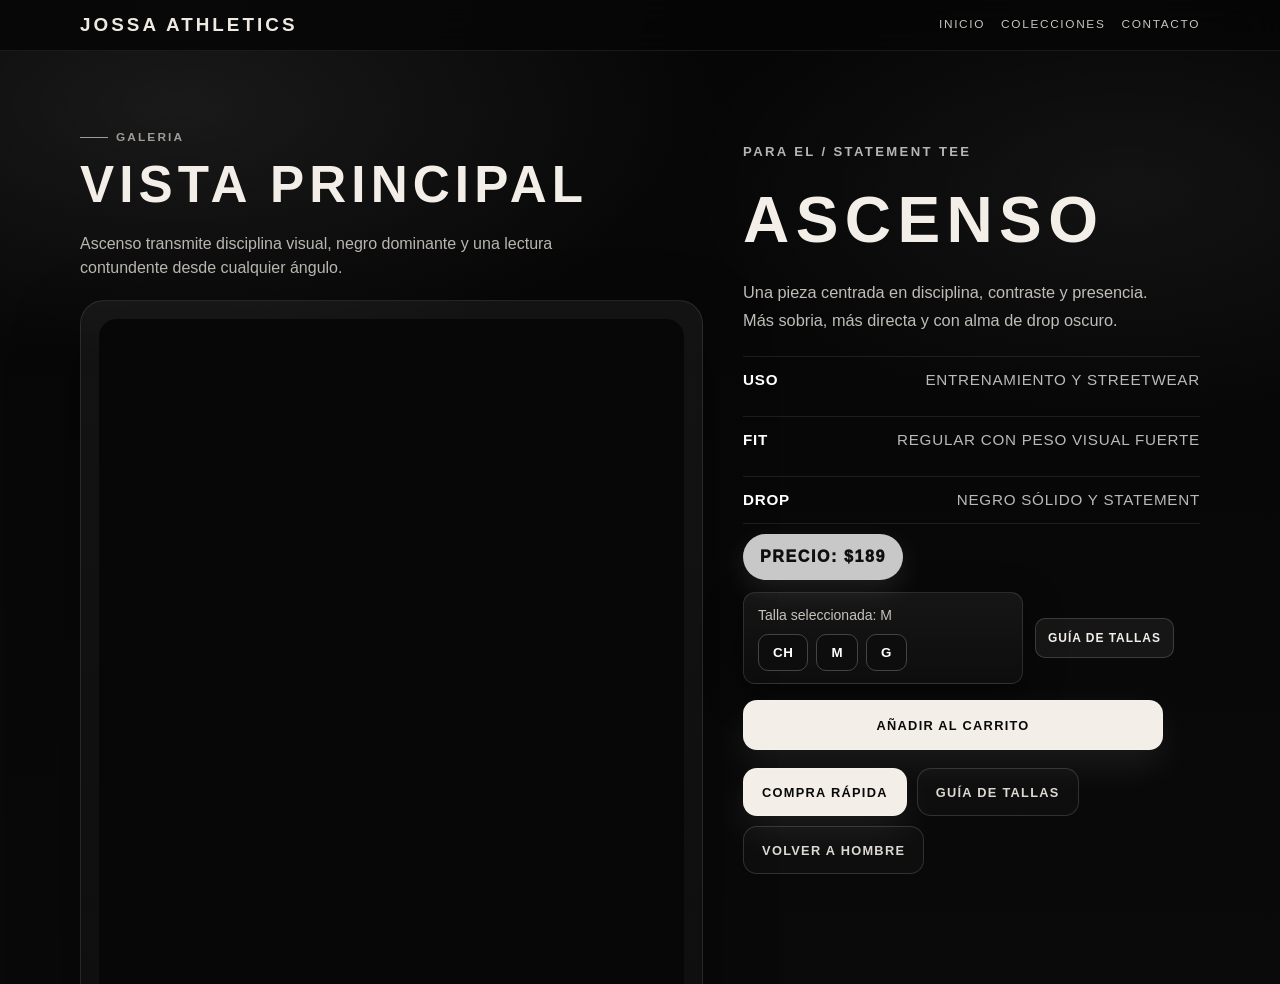
<file: ascenso.html>
<!doctype html>
<html lang="es">
<head>
  <meta charset="utf-8" />
  <meta name="viewport" content="width=device-width, initial-scale=1" />
  <title>ASCENSO | JOSSA ATHLETICS</title>
  <meta name="robots" content="noindex, follow" />
  <meta http-equiv="refresh" content="0; url=hombre-legado.html" />
  <link rel="canonical" href="https://jossaathletics.com/hombre-legado.html" />
  <link rel="stylesheet" href="styles.css" />
</head>
<body>
  <main class="section">
    <div class="wrap">
      <div class="contact-box contact-box--premium">
        <div>
          <span class="section-kicker">Redirecting</span>
          <h3>Te estamos llevando al drop actual de ASCENSO.</h3>
          <p>Si no redirige automaticamente, entra desde el enlace de abajo.</p>
        </div>
        <div class="contact-actions">
          <a class="btn btn-primary" href="hombre-legado.html">Ir a ASCENSO</a>
          <a class="btn btn-ghost" href="index.html">Volver al home</a>
        </div>
      </div>
    </div>
  </main>
</body>
</html>
</file>
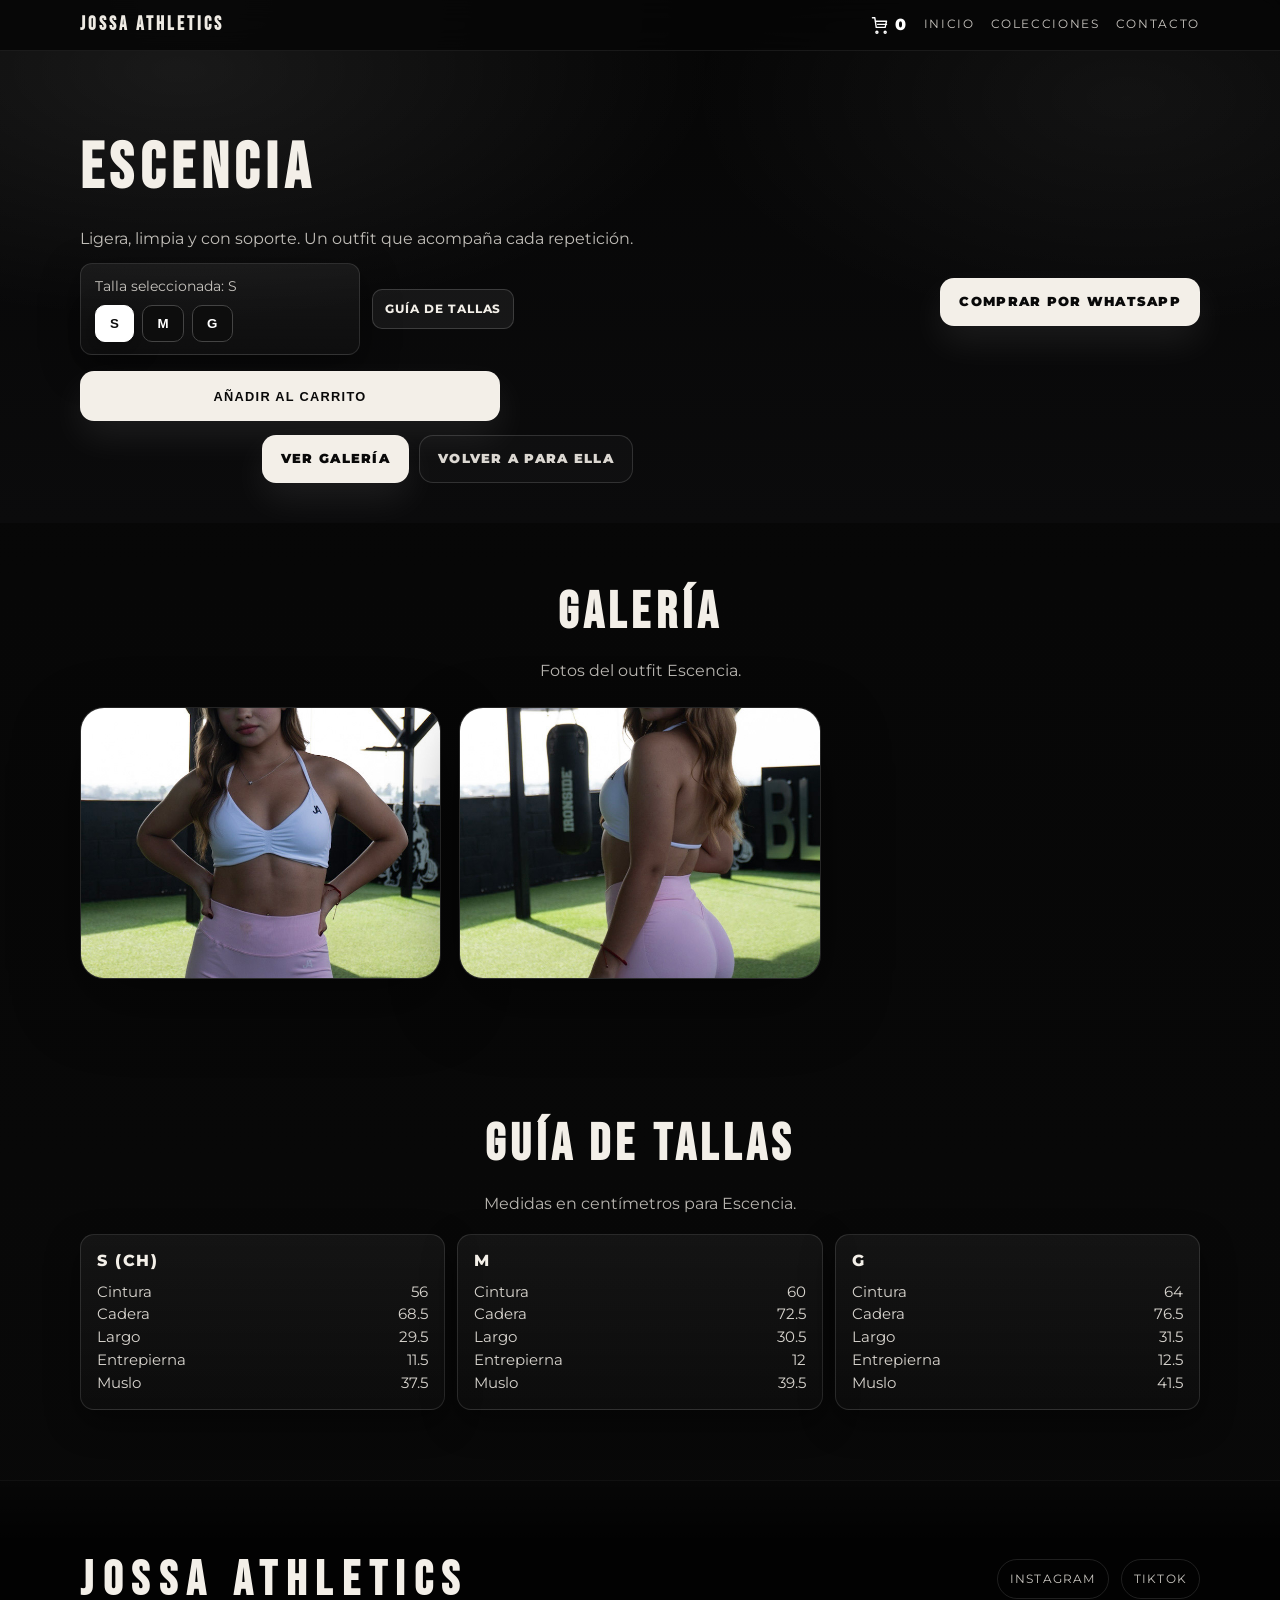
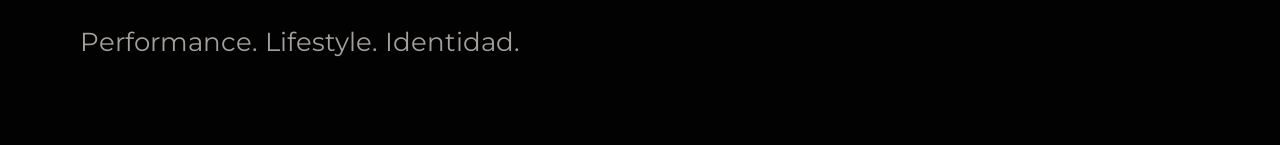
<file: ella-esencia.html>
<!doctype html>
<html lang="es">
<head>
  <meta charset="utf-8" />
  <meta name="viewport" content="width=device-width, initial-scale=1" />
  <title>Escencia | Para Ella | JOSSA ATHLETICS</title>
  <link rel="stylesheet" href="outfit.css" />
</head>

<body>

  <!-- NAVBAR -->
  <header class="navbar">
    <div class="wrap">
      <a class="brand" href="index.html">JOSSA ATHLETICS</a>
      <nav class="navlinks">
        <a href="index.html#inicio">Inicio</a>
        <a href="index.html#colecciones">Colecciones</a>
        <a href="index.html#contacto">Contacto</a>
      </nav>
    </div>
  </header>

  <!-- HERO -->
  <section class="page-hero">
    <div class="wrap">
      <div>
        <h1>ESCENCIA</h1>
        <p>Ligera, limpia y con soporte. Un outfit que acompaña cada repetición.</p>

        <div class="size-row">
          <div class="size-picker" data-selected="S">
            <div class="size-picker__label">Talla seleccionada: <span class="size-picker__value">S</span></div>
            <div class="size-picker__options">
              <button class="size-btn" data-size="S">S</button>
              <button class="size-btn" data-size="M">M</button>
              <button class="size-btn" data-size="G">G</button>
            </div>
          </div>
          <a class="size-guide-btn" href="#guia-tallas">Guía de tallas</a>
        </div>
        <div class="cart-actions">
          <button class="btn btn-primary add-to-cart" data-product="ESCENCIA" data-image="images/ella/esencia-01.jpg">Añadir al carrito</button>
        </div>

        <div class="page-actions" style="margin-top:14px;">
          <a class="btn btn-primary" href="#galeria">Ver galería</a>
          <a class="btn btn-ghost" href="para-ella.html">Volver a Para Ella</a>
        </div>
      </div>

      <div class="page-actions">
        <a class="btn btn-primary"
           target="_blank" rel="noopener"
           href="https://wa.me/523332510644?text=Hola%20JOSSA%20ATHLETICS%20%F0%9F%91%8B%0AQuiero%20comprar%20el%20outfit%20ESCENCIA.%0A%0ADatos:%0A1)%20Nombre%20completo:%0A2)%20Talla%20top:%0A3)%20Talla%20bottom:%0A4)%20Ciudad:%0A5)%20Direcci%C3%B3n%20de%20env%C3%ADo:%0A6)%20M%C3%A9todo%20de%20pago:">
          Comprar por WhatsApp
        </a>
      </div>
    </div>
  </section>

  <!-- GALERÍA -->
  <section class="gallery" id="galeria">
    <div class="wrap">
      <div class="gallery-head">
        <h2>GALERÍA</h2>
        <p>Fotos del outfit Escencia.</p>
      </div>

      <div class="gallery-grid">
        <div class="photo">
          <a href="images/ella/esencia-01.jpg" target="_blank" rel="noopener">
            <img class="face-focus" src="images/ella/esencia-01.jpg" alt="Escencia 01">
          </a>
        </div>
        <div class="photo">
          <a href="images/ella/esencia-02.jpg" target="_blank" rel="noopener">
            <img class="face-focus" src="images/ella/esencia-02.jpg" alt="Escencia 02">
          </a>
        </div>
      </div>
    </div>
  </section>

  <section class="size-guide" id="guia-tallas">
    <div class="wrap">
      <div class="gallery-head">
        <h2>GUÍA DE TALLAS</h2>
        <p>Medidas en centímetros para Escencia.</p>
      </div>
      <div class="guide-grid">
        <div class="guide-card">
          <h4>S (CH)</h4>
          <ul>
            <li><span>Cintura</span><span>56</span></li>
            <li><span>Cadera</span><span>68.5</span></li>
            <li><span>Largo</span><span>29.5</span></li>
            <li><span>Entrepierna</span><span>11.5</span></li>
            <li><span>Muslo</span><span>37.5</span></li>
          </ul>
        </div>
        <div class="guide-card">
          <h4>M</h4>
          <ul>
            <li><span>Cintura</span><span>60</span></li>
            <li><span>Cadera</span><span>72.5</span></li>
            <li><span>Largo</span><span>30.5</span></li>
            <li><span>Entrepierna</span><span>12</span></li>
            <li><span>Muslo</span><span>39.5</span></li>
          </ul>
        </div>
        <div class="guide-card">
          <h4>G</h4>
          <ul>
            <li><span>Cintura</span><span>64</span></li>
            <li><span>Cadera</span><span>76.5</span></li>
            <li><span>Largo</span><span>31.5</span></li>
            <li><span>Entrepierna</span><span>12.5</span></li>
            <li><span>Muslo</span><span>41.5</span></li>
          </ul>
        </div>
      </div>
    </div>
  </section>

  <!-- FOOTER -->
  <footer class="footer">
    <div class="wrap footer-inner">
      <div class="footer-left">
        <div class="footer-brand">JOSSA ATHLETICS</div>
        <p>Performance. Lifestyle. Identidad.</p>
      </div>
      <div class="footer-right">
        <a class="social" target="_blank" rel="noopener" href="https://www.instagram.com/jossa_athleticsmx/">Instagram</a>
        <a class="social" target="_blank" rel="noopener" href="https://www.tiktok.com/@jossa_athletics">TikTok</a>
      </div>
    </div>
  </footer>

  <script src="cart.js"></script>

</body>
</html>
</file>
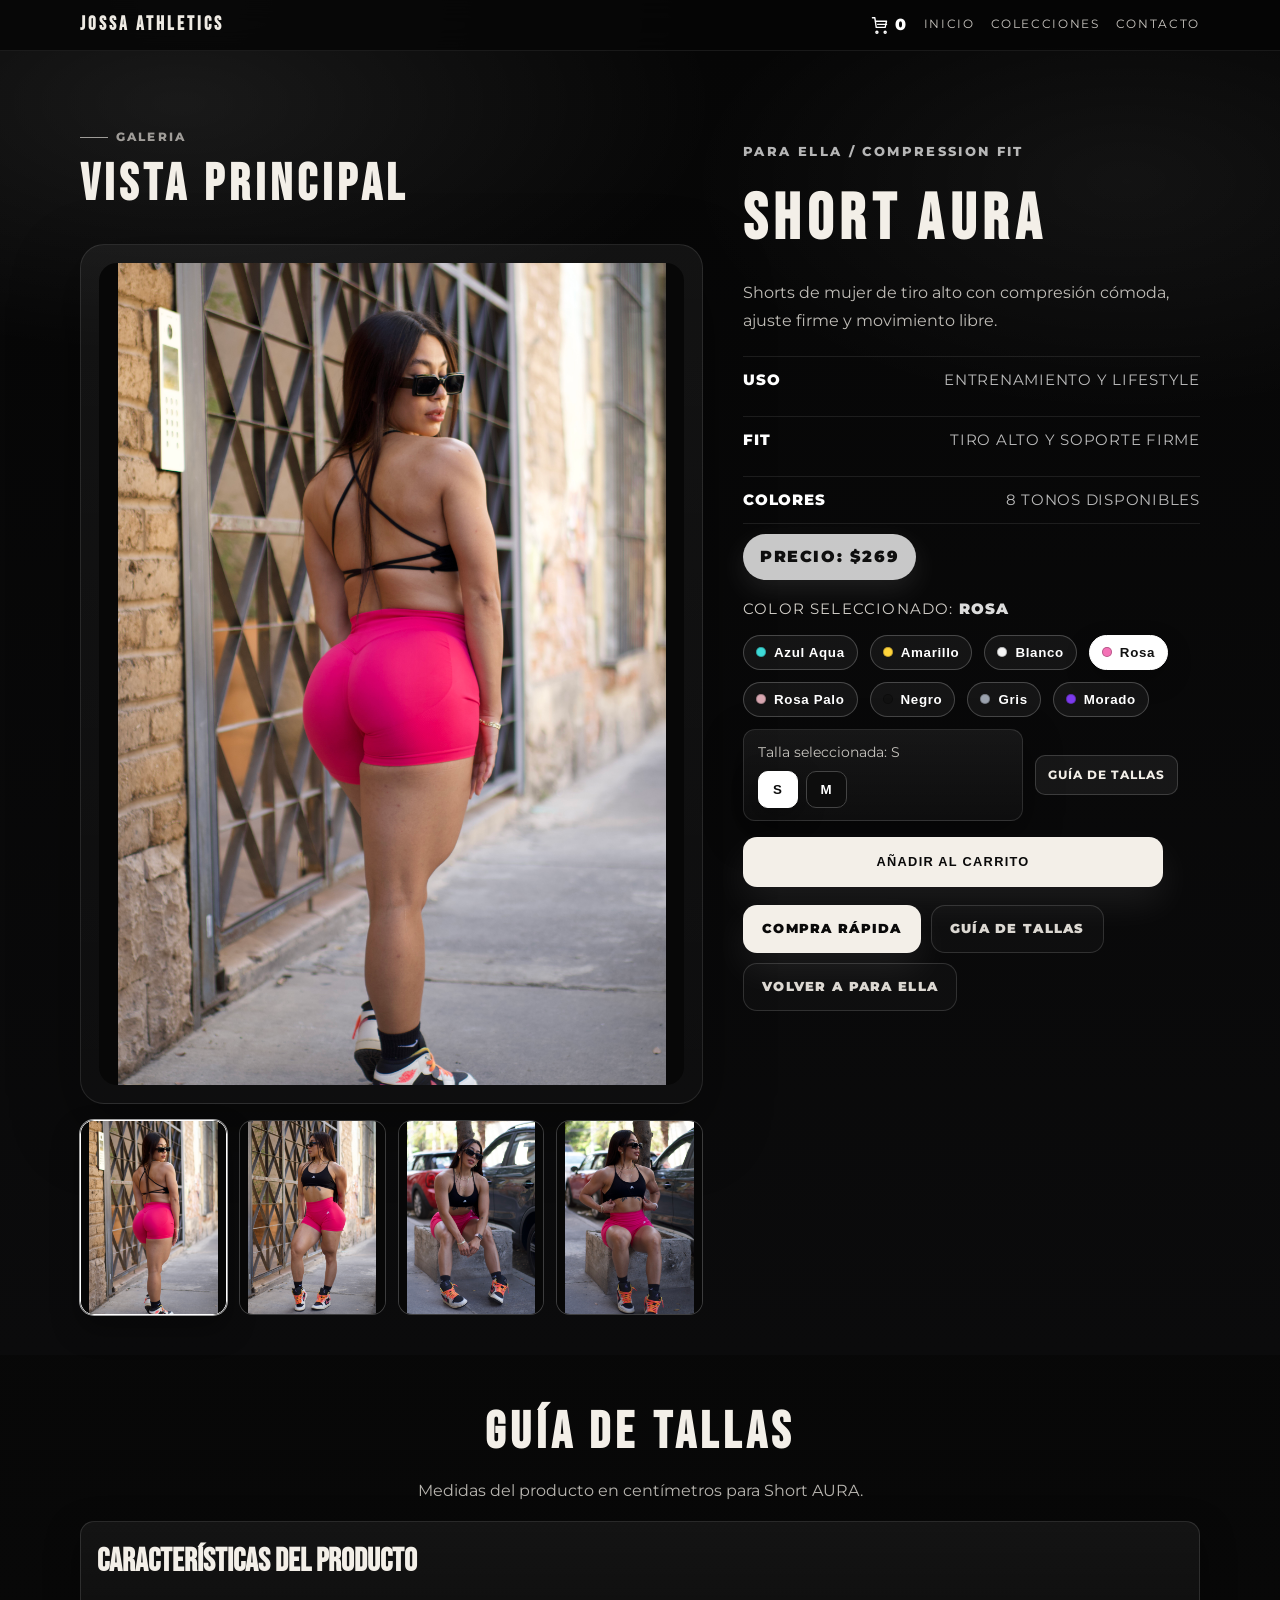
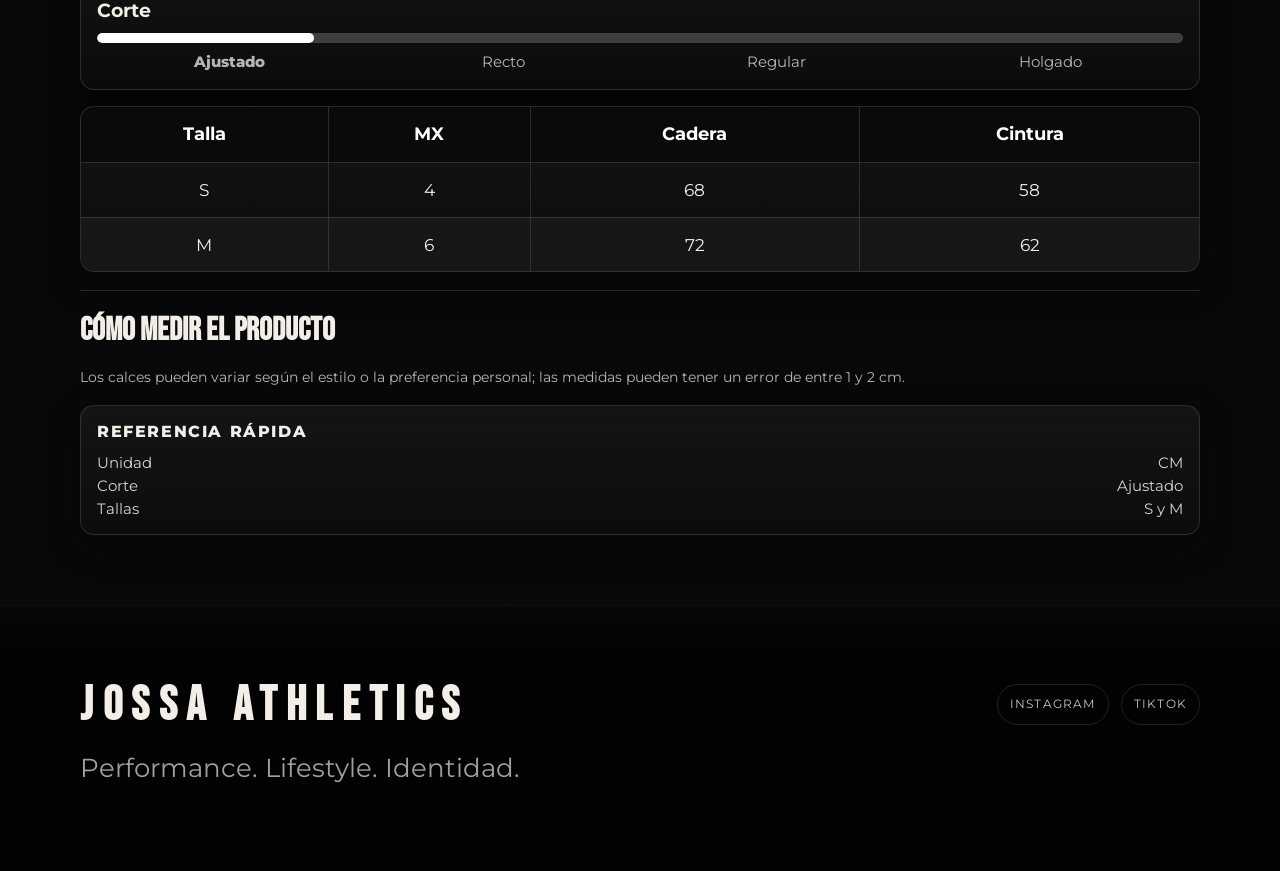
<file: ella-nova.html>
<!doctype html>
<html lang="es">
<head>
  <meta charset="utf-8" />
  <meta name="viewport" content="width=device-width, initial-scale=1" />
  <title>Short AURA | Para Ella | JOSSA ATHLETICS</title>
  <meta name="description" content="Short AURA de JOSSA ATHLETICS: short premium de compresion con tiro alto y colorways listos para rotacion." />
  <link rel="canonical" href="https://jossaathletics.com/ella-nova.html" />
  <link rel="stylesheet" href="outfit.css" />
</head>

<body>

  <!-- NAVBAR -->
  <header class="navbar">
    <div class="wrap">
      <a class="brand" href="index.html">JOSSA ATHLETICS</a>
      <nav class="navlinks">
        <a href="index.html#inicio">Inicio</a>
        <a href="index.html#colecciones">Colecciones</a>
        <a href="index.html#contacto">Contacto</a>
      </nav>
    </div>
  </header>

  <!-- HERO -->
  <section class="page-hero">
    <div class="wrap product-layout">
      <div class="product-gallery-panel" id="galeria">
        <div class="gallery-head gallery-head--product">
          <span class="section-kicker">Galeria</span>
          <h2>Vista principal</h2>
        </div>

        <div class="nova-gallery" id="nova-gallery">
          <div class="nova-main photo">
            <img id="nova-main-image" class="face-focus" src="images/ella/aura-rosa-01.jpg" alt="Short AURA Rosa 01" onerror="this.onerror=null;this.src='images/ella/aura-rosa-01.jpg';">
          </div>

          <div class="nova-thumbs" id="nova-thumbs" role="tablist" aria-label="Miniaturas de la colección AURA"></div>
        </div>
      </div>

      <div class="product-summary">
        <span class="product-eyebrow">Para Ella / Compression fit</span>
        <h1>SHORT AURA</h1>
        <p class="product-intro">Shorts de mujer de tiro alto con compresión cómoda, ajuste firme y movimiento libre.</p>
        <div class="product-detail-list" aria-label="Detalles del producto">
          <div><strong>Uso</strong><span>Entrenamiento y lifestyle</span></div>
          <div><strong>Fit</strong><span>Tiro alto y soporte firme</span></div>
          <div><strong>Colores</strong><span>8 tonos disponibles</span></div>
        </div>
        <p class="price-tag">Precio: $269</p>

        <div class="color-row color-row--spacious">
          <div class="color-selected">Color seleccionado: <strong id="aura-color-value">Rosa</strong></div>
          <div class="aura-colors" role="tablist" aria-label="Colores del Short AURA">
            <button class="aura-color aura-color--azul-aqua" type="button" data-color="azul-aqua">Azul Aqua</button>
            <button class="aura-color aura-color--amarillo" type="button" data-color="amarillo">Amarillo</button>
            <button class="aura-color aura-color--blanco" type="button" data-color="blanco">Blanco</button>
            <button class="aura-color aura-color--rosa is-active" type="button" data-color="rosa">Rosa</button>
            <button class="aura-color aura-color--rosa-palo" type="button" data-color="rosa-palo">Rosa Palo</button>
            <button class="aura-color aura-color--negro" type="button" data-color="negro">Negro</button>
            <button class="aura-color aura-color--gris" type="button" data-color="gris">Gris</button>
            <button class="aura-color aura-color--morado" type="button" data-color="morado">Morado</button>
          </div>
        </div>

        <div class="size-row">
          <div class="size-picker" data-selected="S">
            <div class="size-picker__label">Talla seleccionada: <span class="size-picker__value">S</span></div>
            <div class="size-picker__options">
              <button class="size-btn" data-size="S">S</button>
              <button class="size-btn" data-size="M">M</button>
            </div>
          </div>
          <a class="size-guide-btn" href="#guia-tallas">Guía de tallas</a>
        </div>
        <div class="stock-alert" id="aura-stock-alert" hidden aria-live="polite">
          La talla S en color blanco está agotada.
        </div>
        <div class="cart-actions">
          <button class="btn btn-primary add-to-cart" data-product="SHORT AURA ROSA" data-image="images/ella/aura-rosa-01.jpg">Añadir al carrito</button>
        </div>

        <div class="page-actions page-actions--offset product-summary__actions">
          <a class="btn btn-primary buy-now-btn"
             target="_blank" rel="noopener"
             href="https://wa.me/523332510644?text=Hola%20JOSSA%20ATHLETICS%20%F0%9F%91%8B%0AQuiero%20comprar%20el%20SHORT%20AURA.%0A%0ADatos:%0A1)%20Nombre%20completo:%0A2)%20Talla:%0A3)%20Ciudad:%0A4)%20Direcci%C3%B3n%20de%20env%C3%ADo:%0A5)%20M%C3%A9todo%20de%20pago:">
            Compra rápida
          </a>
          <a class="btn btn-ghost" href="#guia-tallas">Guía de tallas</a>
          <a class="btn btn-ghost" href="para-ella.html">Volver a Para Ella</a>
        </div>
      </div>
    </div>
  </section>

  <section class="size-guide" id="guia-tallas">
    <div class="wrap">
      <div class="gallery-head">
        <h2>GUÍA DE TALLAS</h2>
        <p>Medidas del producto en centímetros para Short AURA.</p>
      </div>
      <div class="size-specs">
        <h3>Características del producto</h3>
        <div class="fit-block">
          <strong>Corte</strong>
          <div class="fit-bar" aria-hidden="true">
            <span class="fit-fill"></span>
          </div>
          <div class="fit-scale">
            <span class="is-active">Ajustado</span>
            <span>Recto</span>
            <span>Regular</span>
            <span>Holgado</span>
          </div>
        </div>
      </div>

      <div class="guide-table-wrap">
        <table class="guide-table">
          <thead>
            <tr>
              <th>Talla</th>
              <th>MX</th>
              <th>Cadera</th>
              <th>Cintura</th>
            </tr>
          </thead>
          <tbody>
            <tr>
              <td>S</td>
              <td>4</td>
              <td>68</td>
              <td>58</td>
            </tr>
            <tr>
              <td>M</td>
              <td>6</td>
              <td>72</td>
              <td>62</td>
            </tr>
          </tbody>
        </table>
      </div>

      <div class="guide-measure">
        <h3>Cómo medir el producto</h3>
        <p class="guide-note">Los calces pueden variar según el estilo o la preferencia personal; las medidas pueden tener un error de entre 1 y 2 cm.</p>
      </div>
      <div class="guide-grid">
        <div class="guide-card">
          <h4>Referencia rápida</h4>
          <ul>
            <li><span>Unidad</span><span>CM</span></li>
            <li><span>Corte</span><span>Ajustado</span></li>
            <li><span>Tallas</span><span>S y M</span></li>
          </ul>
        </div>
      </div>
    </div>
  </section>

  <!-- FOOTER -->
  <footer class="footer">
    <div class="wrap footer-inner">
      <div class="footer-left">
        <div class="footer-brand">JOSSA ATHLETICS</div>
        <p>Performance. Lifestyle. Identidad.</p>
      </div>
      <div class="footer-right">
        <a class="social" target="_blank" rel="noopener" href="https://www.instagram.com/jossa_athleticsmx/">Instagram</a>
        <a class="social" target="_blank" rel="noopener" href="https://www.tiktok.com/@jossa_athletics">TikTok</a>
      </div>
    </div>
  </footer>

  <script>
    (() => {
      const gallery = document.getElementById('nova-gallery');
      if (!gallery) return;

      const mainImage = document.getElementById('nova-main-image');
      const thumbsWrap = document.getElementById('nova-thumbs');
      const colorButtons = Array.from(document.querySelectorAll('.aura-color'));
      const colorValue = document.getElementById('aura-color-value');
      const galleryCopy = document.getElementById('aura-gallery-copy');
      const sizePicker = document.querySelector('.size-picker');
      const sizeButtons = Array.from(document.querySelectorAll('.size-btn[data-size]'));
      const sizeValue = sizePicker?.querySelector('.size-picker__value');
      const stockAlert = document.getElementById('aura-stock-alert');
      const addToCart = document.querySelector('.add-to-cart[data-product]');
      const buyNow = document.querySelector('.buy-now-btn');

      if (!thumbsWrap || !colorButtons.length) return;

      const fallbackImage = 'images/ella/aura-rosa-01.jpg';
      const colorImages = {
        'azul-aqua': [
          'images/ella/aura-azul-aqua-01.jpg',
          'images/ella/aura-azul-aqua-02.jpg',
          'images/ella/aura-azul-aqua-03.jpg',
          'images/ella/aura-azul-aqua-04.jpg'
        ],
        amarillo: [
          'images/ella/aura-amarillo-01.jpg',
          'images/ella/aura-amarillo-02.jpg',
          'images/ella/aura-amarillo-03.jpg',
          'images/ella/aura-amarillo-04.jpg'
        ],
        blanco: [
          'images/ella/aura-blanco-01.jpg',
          'images/ella/aura-blanco-02.jpg',
          'images/ella/aura-blanco-03.jpg',
          'images/ella/aura-blanco-04.jpg'
        ],
        rosa: [
          'images/ella/aura-rosa-01.jpg',
          'images/ella/aura-rosa-02.jpg',
          'images/ella/aura-rosa-03.jpg',
          'images/ella/aura-rosa-04.jpg'
        ],
        'rosa-palo': [
          'images/ella/aura-rosa-palo-01.jpg',
          'images/ella/aura-rosa-palo-02.jpg',
          'images/ella/aura-rosa-palo-03.jpg',
          'images/ella/aura-rosa-palo-04.jpg'
        ],
        negro: [
          'images/ella/aura-negro-01.jpg',
          'images/ella/aura-negro-02.jpg',
          'images/ella/aura-negro-03.jpg',
          'images/ella/aura-negro-04.jpg'
        ],
        gris: [
          'images/ella/aura-gris-01.jpg',
          'images/ella/aura-gris-02.jpg',
          'images/ella/aura-gris-03.jpg',
          'images/ella/aura-gris-04.jpg'
        ],
        morado: [
          'images/ella/aura-morado-01.jpg',
          'images/ella/aura-morado-02.jpg',
          'images/ella/aura-morado-03.jpg',
          'images/ella/aura-morado-04.jpg'
        ]
      };
      const imageCacheByColor = {};
      let colorRequestId = 0;
      let currentColor = 'rosa';

      const colorMeta = {
        'azul-aqua': { label: 'Azul Aqua' },
        amarillo: { label: 'Amarillo' },
        blanco: { label: 'Blanco' },
        rosa: { label: 'Rosa' },
        'rosa-palo': { label: 'Rosa Palo' },
        negro: { label: 'Negro' },
        gris: { label: 'Gris' },
        morado: { label: 'Morado' }
      };

      const unavailableByColor = {
        blanco: new Set(['S'])
      };

      const setSelectedSize = (size) => {
        if (!size || !sizeButtons.length) return;
        if (sizeValue) sizeValue.textContent = size;
        if (sizePicker) sizePicker.dataset.selected = size;
        sizeButtons.forEach(button => {
          button.classList.toggle('is-active', button.dataset.size === size);
        });
      };

      const getSelectedSize = () => sizeValue?.textContent.trim() || sizePicker?.dataset.selected || '';

      const isUnavailableCombination = (color, size) => {
        const unavailableSizes = unavailableByColor[color];
        return Boolean(unavailableSizes && unavailableSizes.has(size));
      };

      const syncStockState = (color) => {
        const unavailableSizes = unavailableByColor[color] || new Set();

        sizeButtons.forEach(button => {
          const baseLabel = button.dataset.label || button.textContent.trim();
          button.dataset.label = baseLabel;
          const isUnavailable = unavailableSizes.has(button.dataset.size || '');
          button.disabled = isUnavailable;
          button.classList.toggle('is-unavailable', isUnavailable);
          button.setAttribute('aria-disabled', String(isUnavailable));
          button.textContent = isUnavailable ? `${baseLabel} · Agotada` : baseLabel;
        });

        if (isUnavailableCombination(color, getSelectedSize())) {
          const fallbackButton = sizeButtons.find(button => !button.disabled);
          if (fallbackButton) setSelectedSize(fallbackButton.dataset.size || '');
        }

        if (stockAlert) stockAlert.hidden = color !== 'blanco';

        const disablePurchase = isUnavailableCombination(color, getSelectedSize());
        if (addToCart) {
          addToCart.disabled = disablePurchase;
          addToCart.textContent = disablePurchase ? 'Talla agotada' : 'Añadir al carrito';
        }
        if (buyNow) {
          buyNow.classList.toggle('is-disabled', disablePurchase);
          buyNow.setAttribute('aria-disabled', String(disablePurchase));
        }
      };

      const resolveColorImages = async (slug) => {
        if (imageCacheByColor[slug]) return imageCacheByColor[slug];
        const images = colorImages[slug] || [];
        imageCacheByColor[slug] = images;
        return images;
      };

      const setMain = (full, alt, pos = 'center 12%') => {
        mainImage.src = full;
        mainImage.alt = alt;
        mainImage.style.objectPosition = pos;
      };

      const setColor = async (colorKey) => {
        const requestId = ++colorRequestId;
        currentColor = colorKey;

        const meta = colorMeta[colorKey] || { label: 'Color' };
        if (colorValue) colorValue.textContent = meta.label;
        if (galleryCopy) {
          galleryCopy.textContent = `Short AURA en color ${meta.label.toLowerCase()}. Fit de compresión y look clean para entrenamiento y lifestyle.`;
        }
        if (addToCart) {
          addToCart.dataset.product = `SHORT AURA ${meta.label.toUpperCase()}`;
        }
        syncStockState(colorKey);

        colorButtons.forEach(button => {
          button.classList.toggle('is-active', button.dataset.color === colorKey);
        });

        thumbsWrap.innerHTML = '<div class="aura-loading">Cargando fotos...</div>';

        const images = await resolveColorImages(colorKey);
        if (requestId !== colorRequestId) return;

        if (!images.length) {
          thumbsWrap.innerHTML = '<div class="aura-loading">Agrega imágenes para este color en images/ella.</div>';
          setMain(fallbackImage, `Short AURA ${meta.label}`, 'center 12%');
          if (addToCart) addToCart.dataset.image = fallbackImage;
          return;
        }

        thumbsWrap.innerHTML = '';
        images.forEach((imagePath, index) => {
          const thumb = document.createElement('button');
          thumb.type = 'button';
          thumb.className = `nova-thumb${index === 0 ? ' is-active' : ''}`;
          thumb.setAttribute('role', 'tab');
          thumb.setAttribute('aria-selected', index === 0 ? 'true' : 'false');
          thumb.dataset.full = imagePath;
          thumb.dataset.alt = `Short AURA ${meta.label} ${String(index + 1).padStart(2, '0')}`;
          thumb.dataset.pos = 'center 12%';
          thumb.setAttribute('aria-label', `Ver foto ${index + 1} en color ${meta.label.toLowerCase()}`);
          // Las miniaturas viven dentro de la pagina: cambian la imagen principal sin abrir archivos .jpg.
          thumb.innerHTML = `<img src="${imagePath}" alt="Miniatura Short AURA ${meta.label} ${String(index + 1).padStart(2, '0')}">`;

          const thumbImg = thumb.querySelector('img');
          if (thumbImg) {
            thumbImg.onerror = () => {
              thumbImg.onerror = null;
              thumbImg.src = fallbackImage;
            };
          }

          thumb.addEventListener('click', () => {
            Array.from(thumbsWrap.querySelectorAll('.nova-thumb')).forEach(t => {
              t.classList.remove('is-active');
              t.setAttribute('aria-selected', 'false');
            });
            thumb.classList.add('is-active');
            thumb.setAttribute('aria-selected', 'true');
            setMain(thumb.dataset.full || fallbackImage, thumb.dataset.alt || 'Short AURA', thumb.dataset.pos || 'center 12%');
          });
          thumbsWrap.appendChild(thumb);
        });

        setMain(images[0], `Short AURA ${meta.label} 01`, 'center 12%');
        if (addToCart) addToCart.dataset.image = images[0];
      };

      colorButtons.forEach(button => {
        button.addEventListener('click', () => setColor(button.dataset.color || 'rosa'));
      });

      sizeButtons.forEach(button => {
        button.addEventListener('click', () => {
          setSelectedSize(button.dataset.size || '');
          syncStockState(currentColor);
        });
      });

      buyNow?.addEventListener('click', (event) => {
        if (buyNow.getAttribute('aria-disabled') !== 'true') return;
        event.preventDefault();
        window.alert('La talla S en color blanco está agotada.');
      });

      const initialColor = colorButtons.find(button => button.classList.contains('is-active'))?.dataset.color || 'rosa';
      setColor(initialColor);
    })();
  </script>
  <script src="cart.js"></script>

</body>
</html>
</file>
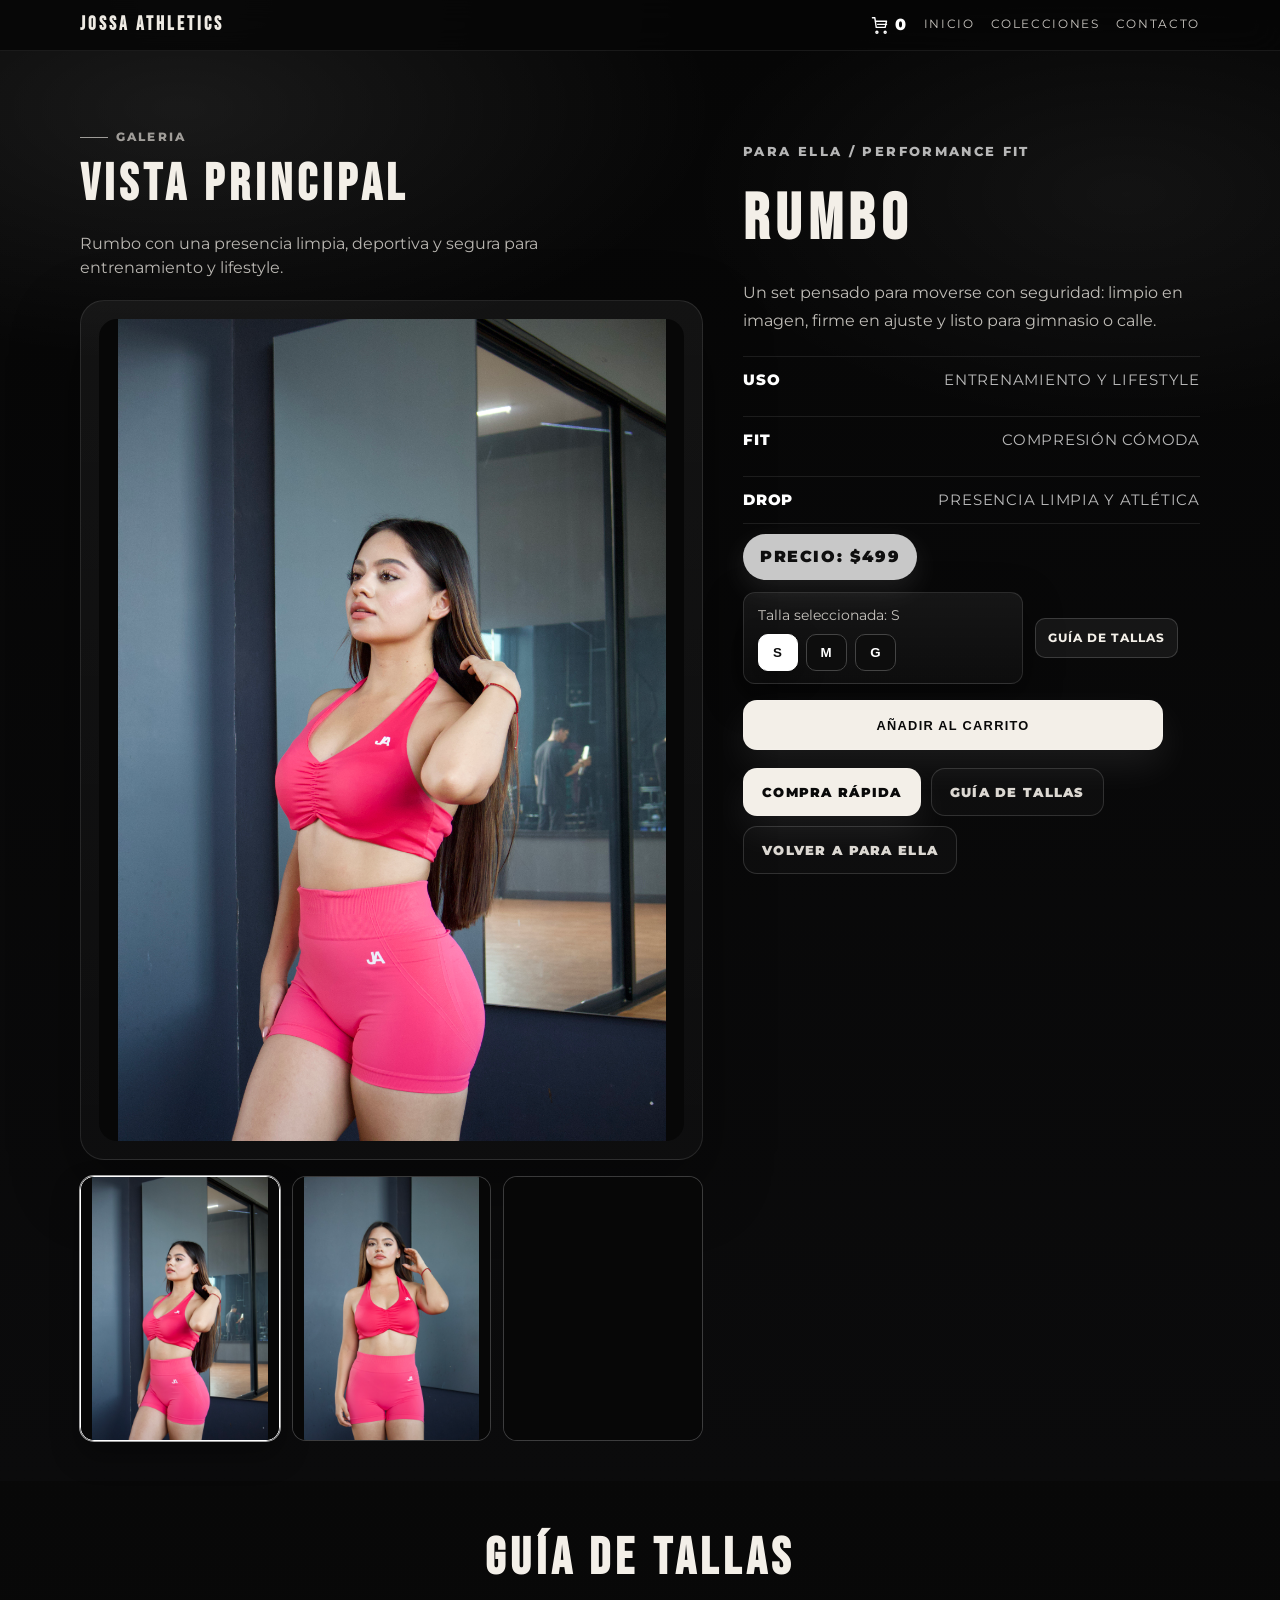
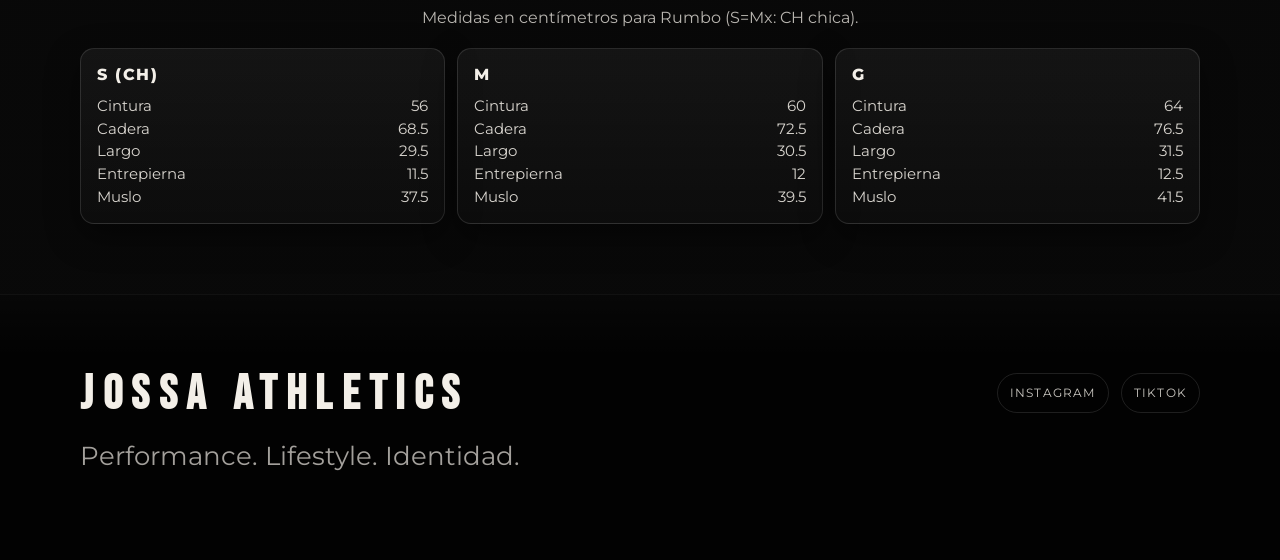
<file: ella-rumbo.html>
<!doctype html>
<html lang="es">
<head>
  <meta charset="utf-8" />
  <meta name="viewport" content="width=device-width, initial-scale=1" />
  <title>Rumbo | Para Ella | JOSSA ATHLETICS</title>
  <meta name="description" content="Rumbo de JOSSA ATHLETICS: outfit para ella con enfoque premium y presencia limpia." />
  <link rel="canonical" href="https://jossaathletics.com/ella-rumbo.html" />
  <link rel="stylesheet" href="outfit.css" />
</head>

<body>

  <!-- NAVBAR -->
  <header class="navbar">
    <div class="wrap">
      <a class="brand" href="index.html">JOSSA ATHLETICS</a>
      <nav class="navlinks">
        <a href="index.html#inicio">Inicio</a>
        <a href="index.html#colecciones">Colecciones</a>
        <a href="index.html#contacto">Contacto</a>
      </nav>
    </div>
  </header>

  <!-- HERO -->
  <section class="page-hero">
    <div class="wrap product-layout">
      <div class="product-gallery-panel" id="galeria">
        <div class="gallery-head gallery-head--product">
          <span class="section-kicker">Galeria</span>
          <h2>Vista principal</h2>
          <p id="product-gallery-copy">Rumbo con una presencia limpia, deportiva y segura para entrenamiento y lifestyle.</p>
        </div>

        <div class="nova-gallery" id="product-gallery">
          <div class="nova-main photo">
            <img id="product-main-image" class="face-focus" src="images/ella/rumbo-01.jpg" alt="Rumbo 01">
          </div>
          <div class="nova-thumbs" id="product-thumbs" role="tablist" aria-label="Miniaturas de Rumbo"></div>
        </div>
      </div>

      <div class="product-summary">
        <span class="product-eyebrow">Para Ella / Performance fit</span>
        <h1>RUMBO</h1>
        <p class="product-intro">Un set pensado para moverse con seguridad: limpio en imagen, firme en ajuste y listo para gimnasio o calle.</p>
        <div class="product-detail-list" aria-label="Detalles del producto">
          <div><strong>Uso</strong><span>Entrenamiento y lifestyle</span></div>
          <div><strong>Fit</strong><span>Compresión cómoda</span></div>
          <div><strong>Drop</strong><span>Presencia limpia y atlética</span></div>
        </div>
        <p class="price-tag">Precio: $499</p>

        <div class="size-row">
          <div class="size-picker" data-selected="S">
            <div class="size-picker__label">Talla seleccionada: <span class="size-picker__value">S</span></div>
            <div class="size-picker__options">
              <button class="size-btn" data-size="S">S</button>
              <button class="size-btn" data-size="M">M</button>
              <button class="size-btn" data-size="G">G</button>
            </div>
          </div>
          <a class="size-guide-btn" href="#guia-tallas">Guía de tallas</a>
        </div>
        <div class="cart-actions">
          <button class="btn btn-primary add-to-cart" data-product="RUMBO" data-price="499" data-image="images/ella/rumbo-01.jpg">Añadir al carrito</button>
        </div>

        <div class="page-actions page-actions--offset product-summary__actions">
          <a class="btn btn-primary"
             target="_blank" rel="noopener"
             href="https://wa.me/523332510644?text=Hola%20JOSSA%20ATHLETICS%20%F0%9F%91%8B%0AQuiero%20comprar%20el%20outfit%20RUMBO.%0A%0ADatos:%0A1)%20Nombre%20completo:%0A2)%20Talla%20top:%0A3)%20Talla%20bottom:%0A4)%20Ciudad:%0A5)%20Direcci%C3%B3n%20de%20env%C3%ADo:%0A6)%20M%C3%A9todo%20de%20pago:">
            Compra rápida
          </a>
          <a class="btn btn-ghost" href="#guia-tallas">Guía de tallas</a>
          <a class="btn btn-ghost" href="para-ella.html">Volver a Para Ella</a>
        </div>
      </div>
    </div>
  </section>

  <section class="size-guide" id="guia-tallas">
    <div class="wrap">
      <div class="gallery-head">
        <h2>GUÍA DE TALLAS</h2>
        <p>Medidas en centímetros para Rumbo (S=Mx: CH chica).</p>
      </div>
      <div class="guide-grid">
        <div class="guide-card">
          <h4>S (CH)</h4>
          <ul>
            <li><span>Cintura</span><span>56</span></li>
            <li><span>Cadera</span><span>68.5</span></li>
            <li><span>Largo</span><span>29.5</span></li>
            <li><span>Entrepierna</span><span>11.5</span></li>
            <li><span>Muslo</span><span>37.5</span></li>
          </ul>
        </div>
        <div class="guide-card">
          <h4>M</h4>
          <ul>
            <li><span>Cintura</span><span>60</span></li>
            <li><span>Cadera</span><span>72.5</span></li>
            <li><span>Largo</span><span>30.5</span></li>
            <li><span>Entrepierna</span><span>12</span></li>
            <li><span>Muslo</span><span>39.5</span></li>
          </ul>
        </div>
        <div class="guide-card">
          <h4>G</h4>
          <ul>
            <li><span>Cintura</span><span>64</span></li>
            <li><span>Cadera</span><span>76.5</span></li>
            <li><span>Largo</span><span>31.5</span></li>
            <li><span>Entrepierna</span><span>12.5</span></li>
            <li><span>Muslo</span><span>41.5</span></li>
          </ul>
        </div>
      </div>
    </div>
  </section>

  <!-- FOOTER -->
  <footer class="footer">
    <div class="wrap footer-inner">
      <div class="footer-left">
        <div class="footer-brand">JOSSA ATHLETICS</div>
        <p>Performance. Lifestyle. Identidad.</p>
      </div>
      <div class="footer-right">
        <a class="social" target="_blank" rel="noopener" href="https://www.instagram.com/jossa_athleticsmx/">Instagram</a>
        <a class="social" target="_blank" rel="noopener" href="https://www.tiktok.com/@jossa_athletics">TikTok</a>
      </div>
    </div>
  </footer>

  <script>
    window.productGalleryConfig = {
      productName: 'RUMBO',
      defaultImage: 'images/ella/rumbo-01.jpg',
      defaultCopy: 'Rumbo con una presencia limpia, deportiva y segura para entrenamiento y lifestyle.',
      images: [
        'images/ella/rumbo-01.jpg',
        'images/ella/rumbo-02.jpg',
        'images/ella/rumbo-03.jpg'
      ]
    };
  </script>
  <script src="product-gallery.js"></script>
  <script src="cart.js"></script>

</body>
</html>
</file>
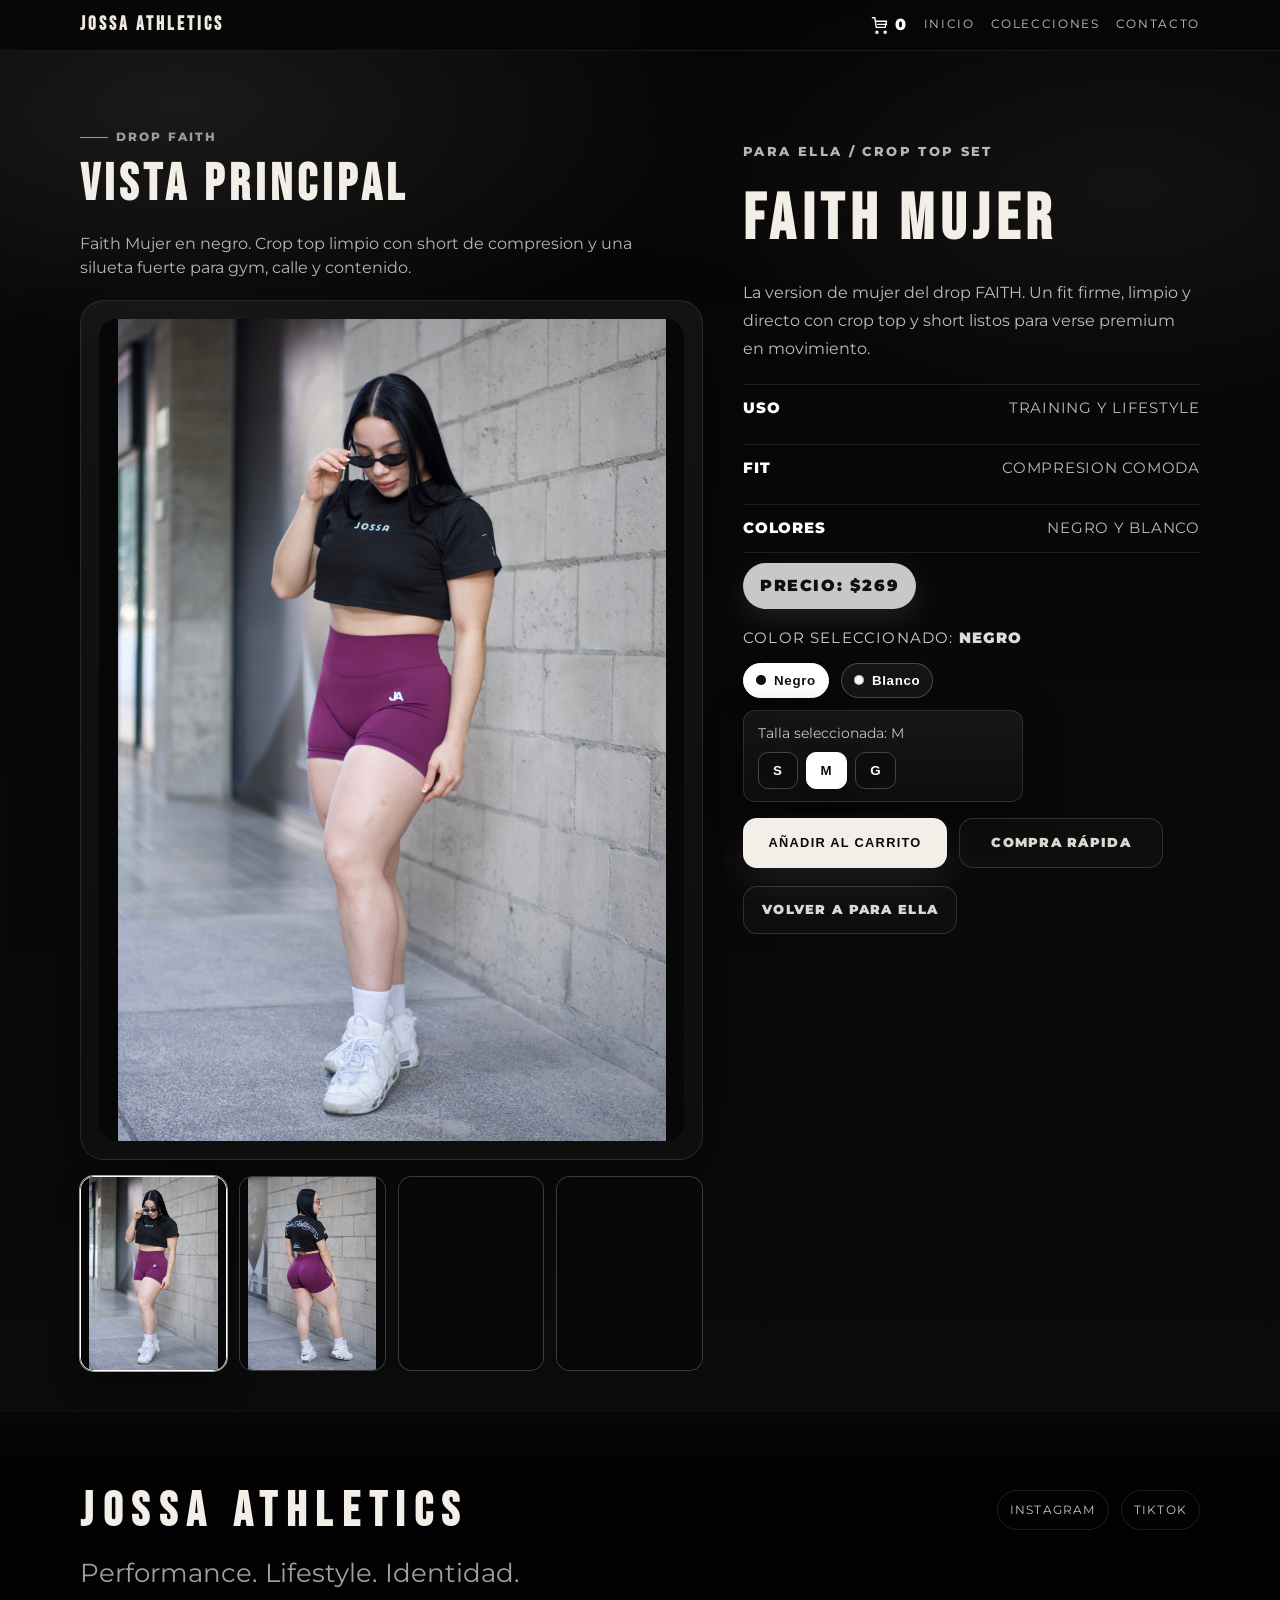
<file: faith-mujer.html>
<!doctype html>
<html lang="es">
<head>
  <meta charset="utf-8" />
  <meta name="viewport" content="width=device-width, initial-scale=1" />
  <title>Faith Mujer | JOSSA ATHLETICS</title>
  <meta name="description" content="Faith Mujer de JOSSA ATHLETICS: crop top con short a juego, compra directa y galeria activa para negro y blanco." />
  <link rel="canonical" href="https://jossaathletics.com/faith-mujer.html" />
  <link rel="stylesheet" href="outfit.css" />
</head>

<body>
  <header class="navbar">
    <div class="wrap">
      <a class="brand" href="index.html">JOSSA ATHLETICS</a>
      <nav class="navlinks">
        <a href="index.html#inicio">Inicio</a>
        <a href="index.html#colecciones">Colecciones</a>
        <a href="index.html#contacto">Contacto</a>
      </nav>
    </div>
  </header>

  <section class="page-hero">
    <div class="wrap product-layout">
      <div class="product-gallery-panel" id="galeria">
        <div class="gallery-head gallery-head--product">
          <span class="section-kicker">Drop FAITH</span>
          <h2>Vista principal</h2>
          <p id="product-gallery-copy">Faith Mujer en negro. Crop top limpio con short de compresion y una silueta fuerte para gym, calle y contenido.</p>
        </div>

        <div class="nova-gallery" id="product-gallery">
          <div class="nova-main photo">
            <img id="product-main-image" src="images/upcoming-drop/upcoming-drop-15.jpg" alt="Faith Mujer Negro 01" />
          </div>
          <div class="nova-thumbs" id="product-thumbs" role="tablist" aria-label="Miniaturas de Faith Mujer"></div>
        </div>
      </div>

      <div class="product-summary">
        <span class="product-eyebrow">Para Ella / Crop top set</span>
        <h1>FAITH MUJER</h1>
        <p class="product-intro">La version de mujer del drop FAITH. Un fit firme, limpio y directo con crop top y short listos para verse premium en movimiento.</p>
        <div class="product-detail-list" aria-label="Detalles del producto">
          <div><strong>Uso</strong><span>Training y lifestyle</span></div>
          <div><strong>Fit</strong><span>Compresion comoda</span></div>
          <div><strong>Colores</strong><span>Negro y blanco</span></div>
        </div>
        <p class="price-tag">Precio: $269</p>

        <div class="color-row color-row--spacious">
          <div class="color-selected">Color seleccionado: <strong id="product-color-value">Negro</strong></div>
          <div class="aura-colors" role="tablist" aria-label="Colores de Faith Mujer">
            <button class="aura-color aura-color--negro is-active" type="button" data-color="negro">Negro</button>
            <button class="aura-color aura-color--blanco" type="button" data-color="blanco">Blanco</button>
          </div>
        </div>

        <div class="size-row">
          <div class="size-picker" data-selected="M">
            <div class="size-picker__label">Talla seleccionada: <span class="size-picker__value">M</span></div>
            <div class="size-picker__options">
              <button class="size-btn" data-size="S">S</button>
              <button class="size-btn" data-size="M">M</button>
              <button class="size-btn" data-size="G">G</button>
            </div>
          </div>
        </div>

        <div class="cart-actions cart-actions--split">
          <button class="btn btn-primary add-to-cart"
                  data-base-product="FAITH MUJER"
                  data-product="FAITH MUJER NEGRO"
                  data-price="269"
                  data-image="images/upcoming-drop/upcoming-drop-15.jpg">
            Añadir al carrito
          </button>
          <a class="btn btn-ghost"
             id="faith-mujer-buy-now"
             target="_blank" rel="noopener"
             href="https://wa.me/523332510644?text=Hola%20JOSSA%20ATHLETICS%20%F0%9F%91%8B">
            Compra rápida
          </a>
        </div>

        <div class="page-actions page-actions--offset product-summary__actions">
          <a class="btn btn-ghost" href="para-ella.html">Volver a Para Ella</a>
        </div>
      </div>
    </div>
  </section>

  <footer class="footer">
    <div class="wrap footer-inner">
      <div class="footer-left">
        <div class="footer-brand">JOSSA ATHLETICS</div>
        <p>Performance. Lifestyle. Identidad.</p>
      </div>
      <div class="footer-right">
        <a class="social" target="_blank" rel="noopener" href="https://www.instagram.com/jossa_athleticsmx/">Instagram</a>
        <a class="social" target="_blank" rel="noopener" href="https://www.tiktok.com/@jossa_athletics">TikTok</a>
      </div>
    </div>
  </footer>

  <script>
    window.productGalleryConfig = {
      productName: 'FAITH MUJER',
      defaultImage: 'images/upcoming-drop/upcoming-drop-15.jpg',
      defaultVariant: 'negro',
      defaultCopy: 'Faith Mujer en negro. Crop top limpio con short de compresion y una silueta fuerte para gym, calle y contenido.',
      colorValueId: 'product-color-value',
      addToCartSelector: '.add-to-cart[data-base-product]',
      buyNowSelector: '#faith-mujer-buy-now',
      buildBuyNowHref(meta) {
        const msg = [
          'Hola JOSSA ATHLETICS 👋',
          `Quiero comprar el outfit FAITH MUJER (${(meta.label || 'NEGRO').toUpperCase()}).`,
          '',
          'Datos:',
          '1) Nombre completo:',
          '2) Talla:',
          '3) Ciudad:',
          '4) Dirección de envío:',
          '5) Método de pago:'
        ].join('\n');
        return `https://wa.me/523332510644?text=${encodeURIComponent(msg)}`;
      },
      colors: {
        negro: {
          label: 'Negro',
          product: 'FAITH MUJER NEGRO',
          copy: 'Faith Mujer en negro. Crop top limpio con short de compresion y una silueta fuerte para gym, calle y contenido.',
          images: [
            'images/upcoming-drop/upcoming-drop-15.jpg',
            'images/upcoming-drop/upcoming-drop-14.jpg',
            'images/upcoming-drop/upcoming-drop-11.jpg',
            'images/upcoming-drop/upcoming-drop-10.jpg'
          ]
        },
        blanco: {
          label: 'Blanco',
          product: 'FAITH MUJER BLANCO',
          copy: 'Faith Mujer en blanco. Una lectura mas luminosa del drop, limpia en top y short para un look mas fresco y editorial.',
          images: [
            'images/upcoming-drop/upcoming-drop-04.jpg',
            'images/upcoming-drop/upcoming-drop-05.jpg',
            'images/upcoming-drop/upcoming-drop-06.jpg'
          ]
        }
      }
    };
  </script>
  <script src="product-gallery.js"></script>
  <script src="cart.js"></script>
</body>
</html>
</file>
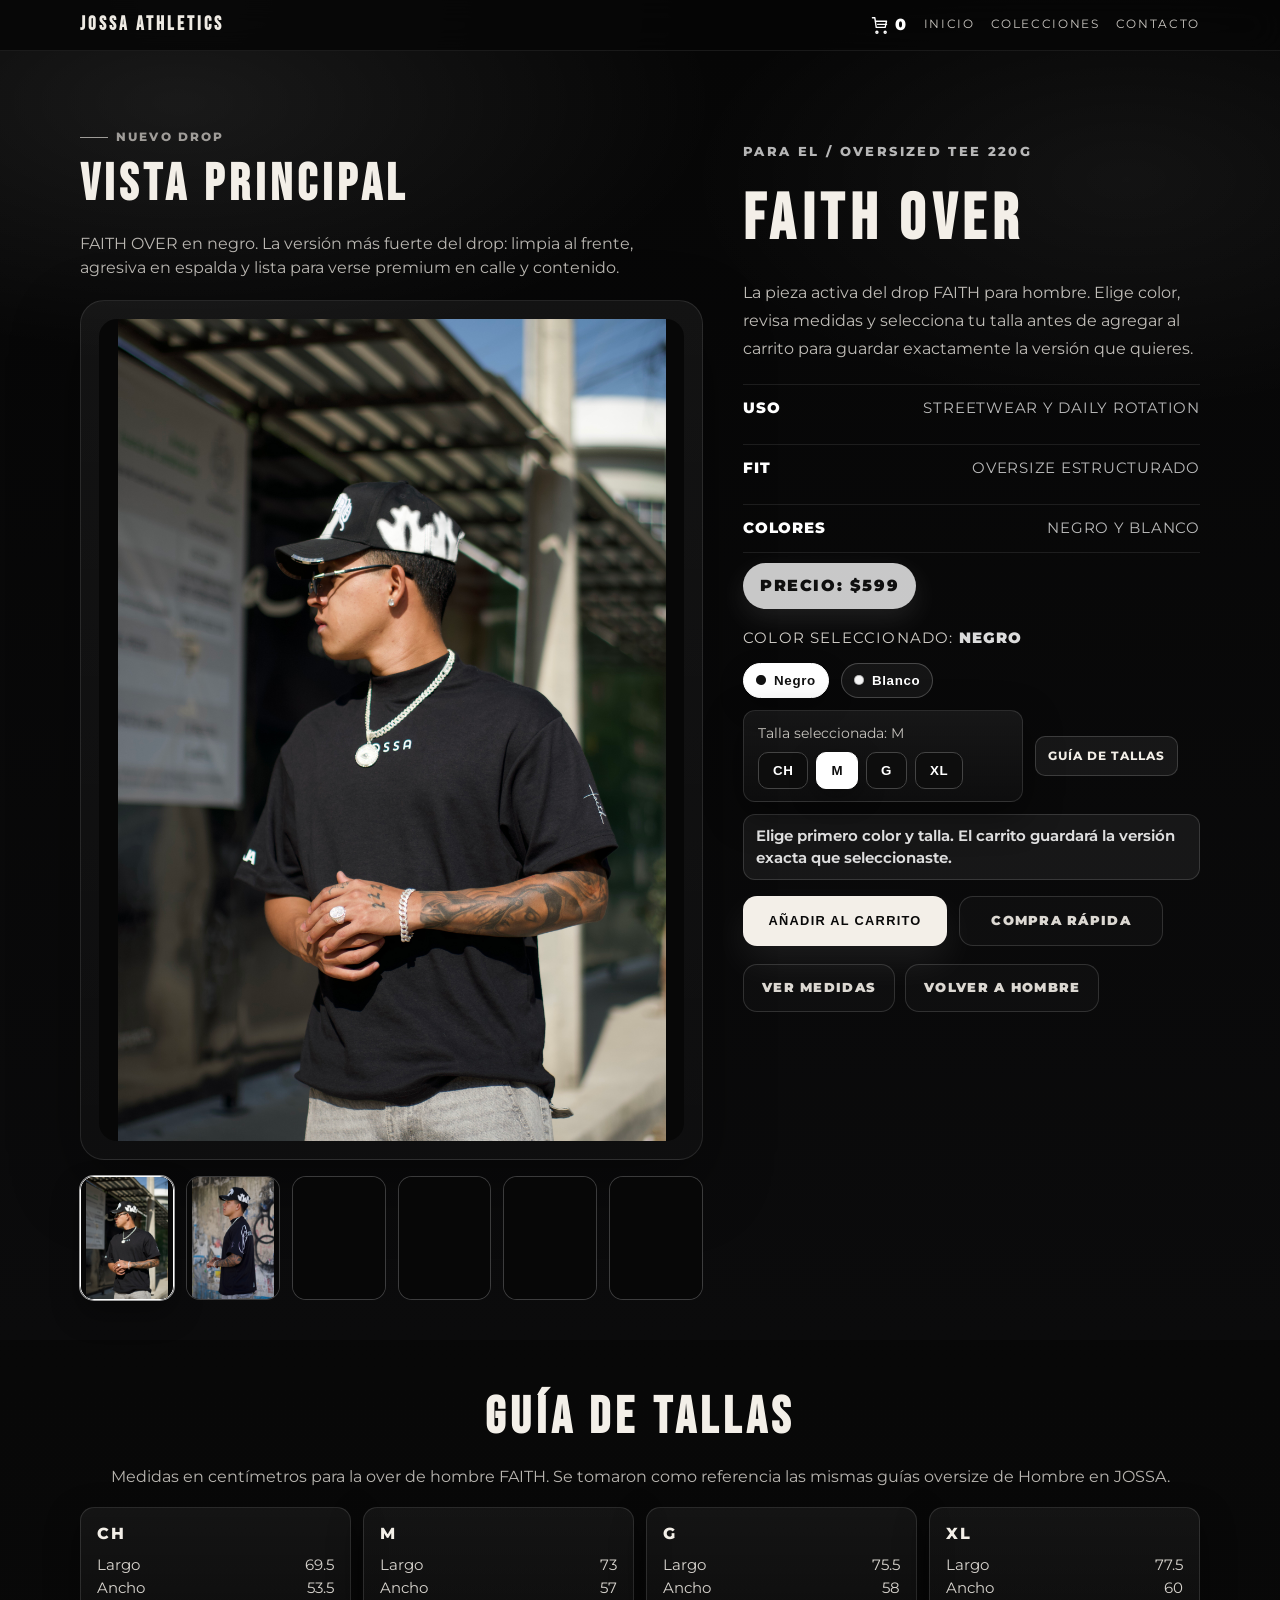
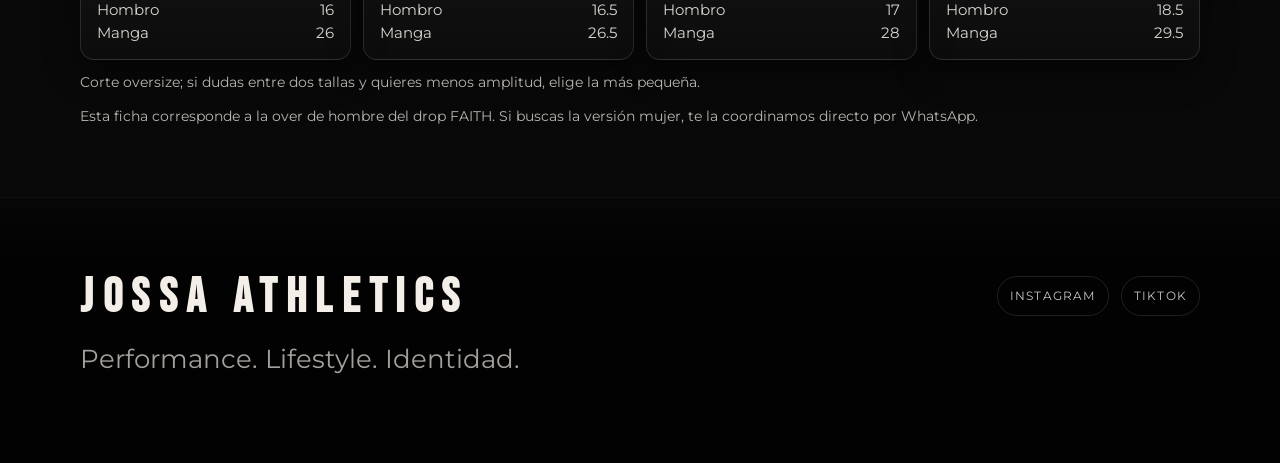
<file: faith.html>
<!doctype html>
<html lang="es">
<head>
  <meta charset="utf-8" />
  <meta name="viewport" content="width=device-width, initial-scale=1" />
  <title>FAITH OVER | Hombre | JOSSA ATHLETICS</title>
  <meta name="description" content="FAITH OVER de JOSSA ATHLETICS: oversized tee para hombre en negro y blanco con compra directa, guía de tallas y carrito listo." />
  <link rel="canonical" href="https://jossaathletics.com/faith.html" />
  <link rel="stylesheet" href="outfit.css" />
</head>

<body>
  <header class="navbar">
    <div class="wrap">
      <a class="brand" href="index.html">JOSSA ATHLETICS</a>
      <nav class="navlinks">
        <a href="index.html#inicio">Inicio</a>
        <a href="index.html#colecciones">Colecciones</a>
        <a href="index.html#contacto">Contacto</a>
      </nav>
    </div>
  </header>

  <section class="page-hero">
    <div class="wrap product-layout">
      <div class="product-gallery-panel" id="galeria">
        <div class="gallery-head gallery-head--product">
          <span class="section-kicker">Nuevo drop</span>
          <h2>Vista principal</h2>
          <p id="product-gallery-copy">FAITH OVER en negro. Una oversize limpia con firma frontal sobria y una espalda mucho más fuerte en lectura visual.</p>
        </div>

        <div class="nova-gallery" id="product-gallery">
          <div class="nova-main photo">
            <img id="product-main-image" src="images/upcoming-drop/upcoming-drop-08.jpg" alt="Faith Over Negro 01" />
          </div>
          <div class="nova-thumbs" id="product-thumbs" role="tablist" aria-label="Miniaturas de Faith Over"></div>
        </div>
      </div>

      <div class="product-summary">
        <span class="product-eyebrow">Para El / Oversized tee 220G</span>
        <h1>FAITH OVER</h1>
        <p class="product-intro">La pieza activa del drop FAITH para hombre. Elige color, revisa medidas y selecciona tu talla antes de agregar al carrito para guardar exactamente la versión que quieres.</p>
        <div class="product-detail-list" aria-label="Detalles del producto">
          <div><strong>Uso</strong><span>Streetwear y daily rotation</span></div>
          <div><strong>Fit</strong><span>Oversize estructurado</span></div>
          <div><strong>Colores</strong><span>Negro y blanco</span></div>
        </div>
        <p class="price-tag">Precio: $599</p>

        <div class="color-row color-row--spacious">
          <div class="color-selected">Color seleccionado: <strong id="product-color-value">Negro</strong></div>
          <div class="aura-colors" role="tablist" aria-label="Colores de FAITH OVER">
            <button class="aura-color aura-color--negro is-active" type="button" data-color="negro">Negro</button>
            <button class="aura-color aura-color--blanco" type="button" data-color="blanco">Blanco</button>
          </div>
        </div>

        <div class="size-row">
          <div class="size-picker" data-selected="M">
            <div class="size-picker__label">Talla seleccionada: <span class="size-picker__value">M</span></div>
            <div class="size-picker__options">
              <button class="size-btn" data-size="CH">CH</button>
              <button class="size-btn" data-size="M">M</button>
              <button class="size-btn" data-size="G">G</button>
              <button class="size-btn" data-size="XL">XL</button>
            </div>
          </div>
          <a class="size-guide-btn" href="#guia-tallas">Guía de tallas</a>
        </div>

        <div class="stock-alert" aria-live="polite">
          Elige primero color y talla. El carrito guardará la versión exacta que seleccionaste.
        </div>

        <div class="cart-actions cart-actions--split">
          <button class="btn btn-primary add-to-cart"
                  data-base-product="FAITH OVER"
                  data-product="FAITH OVER NEGRO"
                  data-price="599"
                  data-image="images/upcoming-drop/upcoming-drop-08.jpg">
            Añadir al carrito
          </button>
          <a class="btn btn-ghost"
             id="faith-buy-now"
             target="_blank" rel="noopener"
             href="https://wa.me/523332510644?text=Hola%20JOSSA%20ATHLETICS%20%F0%9F%91%8B">
            Compra rápida
          </a>
        </div>

        <div class="page-actions page-actions--offset product-summary__actions">
          <a class="btn btn-ghost" href="#guia-tallas">Ver medidas</a>
          <a class="btn btn-ghost" href="hombre.html">Volver a Hombre</a>
        </div>
      </div>
    </div>
  </section>

  <section class="size-guide" id="guia-tallas">
    <div class="wrap">
      <div class="gallery-head">
        <h2>GUÍA DE TALLAS</h2>
        <p>Medidas en centímetros para la over de hombre FAITH. Se tomaron como referencia las mismas guías oversize de Hombre en JOSSA.</p>
      </div>
      <div class="guide-grid">
        <div class="guide-card">
          <h4>CH</h4>
          <ul>
            <li><span>Largo</span><span>69.5</span></li>
            <li><span>Ancho</span><span>53.5</span></li>
            <li><span>Hombro</span><span>16</span></li>
            <li><span>Manga</span><span>26</span></li>
          </ul>
        </div>
        <div class="guide-card">
          <h4>M</h4>
          <ul>
            <li><span>Largo</span><span>73</span></li>
            <li><span>Ancho</span><span>57</span></li>
            <li><span>Hombro</span><span>16.5</span></li>
            <li><span>Manga</span><span>26.5</span></li>
          </ul>
        </div>
        <div class="guide-card">
          <h4>G</h4>
          <ul>
            <li><span>Largo</span><span>75.5</span></li>
            <li><span>Ancho</span><span>58</span></li>
            <li><span>Hombro</span><span>17</span></li>
            <li><span>Manga</span><span>28</span></li>
          </ul>
        </div>
        <div class="guide-card">
          <h4>XL</h4>
          <ul>
            <li><span>Largo</span><span>77.5</span></li>
            <li><span>Ancho</span><span>60</span></li>
            <li><span>Hombro</span><span>18.5</span></li>
            <li><span>Manga</span><span>29.5</span></li>
          </ul>
        </div>
      </div>
      <p class="guide-note">Corte oversize; si dudas entre dos tallas y quieres menos amplitud, elige la más pequeña.</p>
      <p class="guide-note">Esta ficha corresponde a la over de hombre del drop FAITH. Si buscas la versión mujer, te la coordinamos directo por WhatsApp.</p>
    </div>
  </section>

  <footer class="footer">
    <div class="wrap footer-inner">
      <div class="footer-left">
        <div class="footer-brand">JOSSA ATHLETICS</div>
        <p>Performance. Lifestyle. Identidad.</p>
      </div>
      <div class="footer-right">
        <a class="social" target="_blank" rel="noopener" href="https://www.instagram.com/jossa_athleticsmx/">Instagram</a>
        <a class="social" target="_blank" rel="noopener" href="https://www.tiktok.com/@jossa_athletics">TikTok</a>
      </div>
    </div>
  </footer>

  <script>
    window.productGalleryConfig = {
      productName: 'FAITH OVER',
      defaultImage: 'images/upcoming-drop/upcoming-drop-08.jpg',
      defaultVariant: 'negro',
      defaultCopy: 'FAITH OVER en negro. Una oversize limpia con firma frontal sobria y una espalda mucho más fuerte en lectura visual.',
      colorValueId: 'product-color-value',
      addToCartSelector: '.add-to-cart[data-base-product]',
      colors: {
        negro: {
          label: 'Negro',
          product: 'FAITH OVER NEGRO',
          copy: 'FAITH OVER en negro. La versión más fuerte del drop: limpia al frente, agresiva en espalda y lista para verse premium en calle y contenido.',
          images: [
            'images/upcoming-drop/upcoming-drop-08.jpg',
            'images/upcoming-drop/upcoming-drop-07.jpg',
            'images/upcoming-drop/upcoming-drop-09.jpg',
            'images/upcoming-drop/upcoming-drop-12.jpg',
            'images/upcoming-drop/upcoming-drop-13.jpg',
            'images/upcoming-drop/upcoming-drop-01.jpg'
          ]
        },
        blanco: {
          label: 'Blanco',
          product: 'FAITH OVER BLANCO',
          copy: 'FAITH OVER en blanco. La lectura más limpia de la pieza, con contraste sobrio y una silueta oversize bien marcada.',
          images: [
            'images/upcoming-drop/upcoming-drop-03.jpg',
            'images/upcoming-drop/upcoming-drop-02.jpg'
          ]
        }
      }
    };
  </script>
  <script src="product-gallery.js"></script>
  <script src="cart.js"></script>
  <script>
    (() => {
      const buyNow = document.getElementById('faith-buy-now');
      const addToCart = document.querySelector('.add-to-cart[data-base-product]');
      const colorValue = document.getElementById('product-color-value');
      const sizeValue = document.querySelector('.size-picker__value');
      if (!buyNow || !addToCart || !colorValue || !sizeValue) return;

      const syncBuyNowHref = () => {
        const productName = addToCart.dataset.product || 'FAITH OVER NEGRO';
        const colorLabel = colorValue.textContent.trim().toUpperCase();
        const sizeLabel = sizeValue.textContent.trim();
        const message = [
          'Hola JOSSA ATHLETICS 👋',
          `Quiero comprar la ${productName}.`,
          '',
          'Datos:',
          `1) Color: ${colorLabel}`,
          `2) Talla: ${sizeLabel}`,
          '3) Nombre completo:',
          '4) Ciudad:',
          '5) Dirección de envío:',
          '6) Método de pago:'
        ].join('\n');
        buyNow.href = `https://wa.me/523332510644?text=${encodeURIComponent(message)}`;
      };

      document.querySelectorAll('.aura-color, .size-btn').forEach((button) => {
        button.addEventListener('click', () => {
          requestAnimationFrame(syncBuyNowHref);
        });
      });

      syncBuyNowHref();
    })();
  </script>
</body>
</html>
</file>
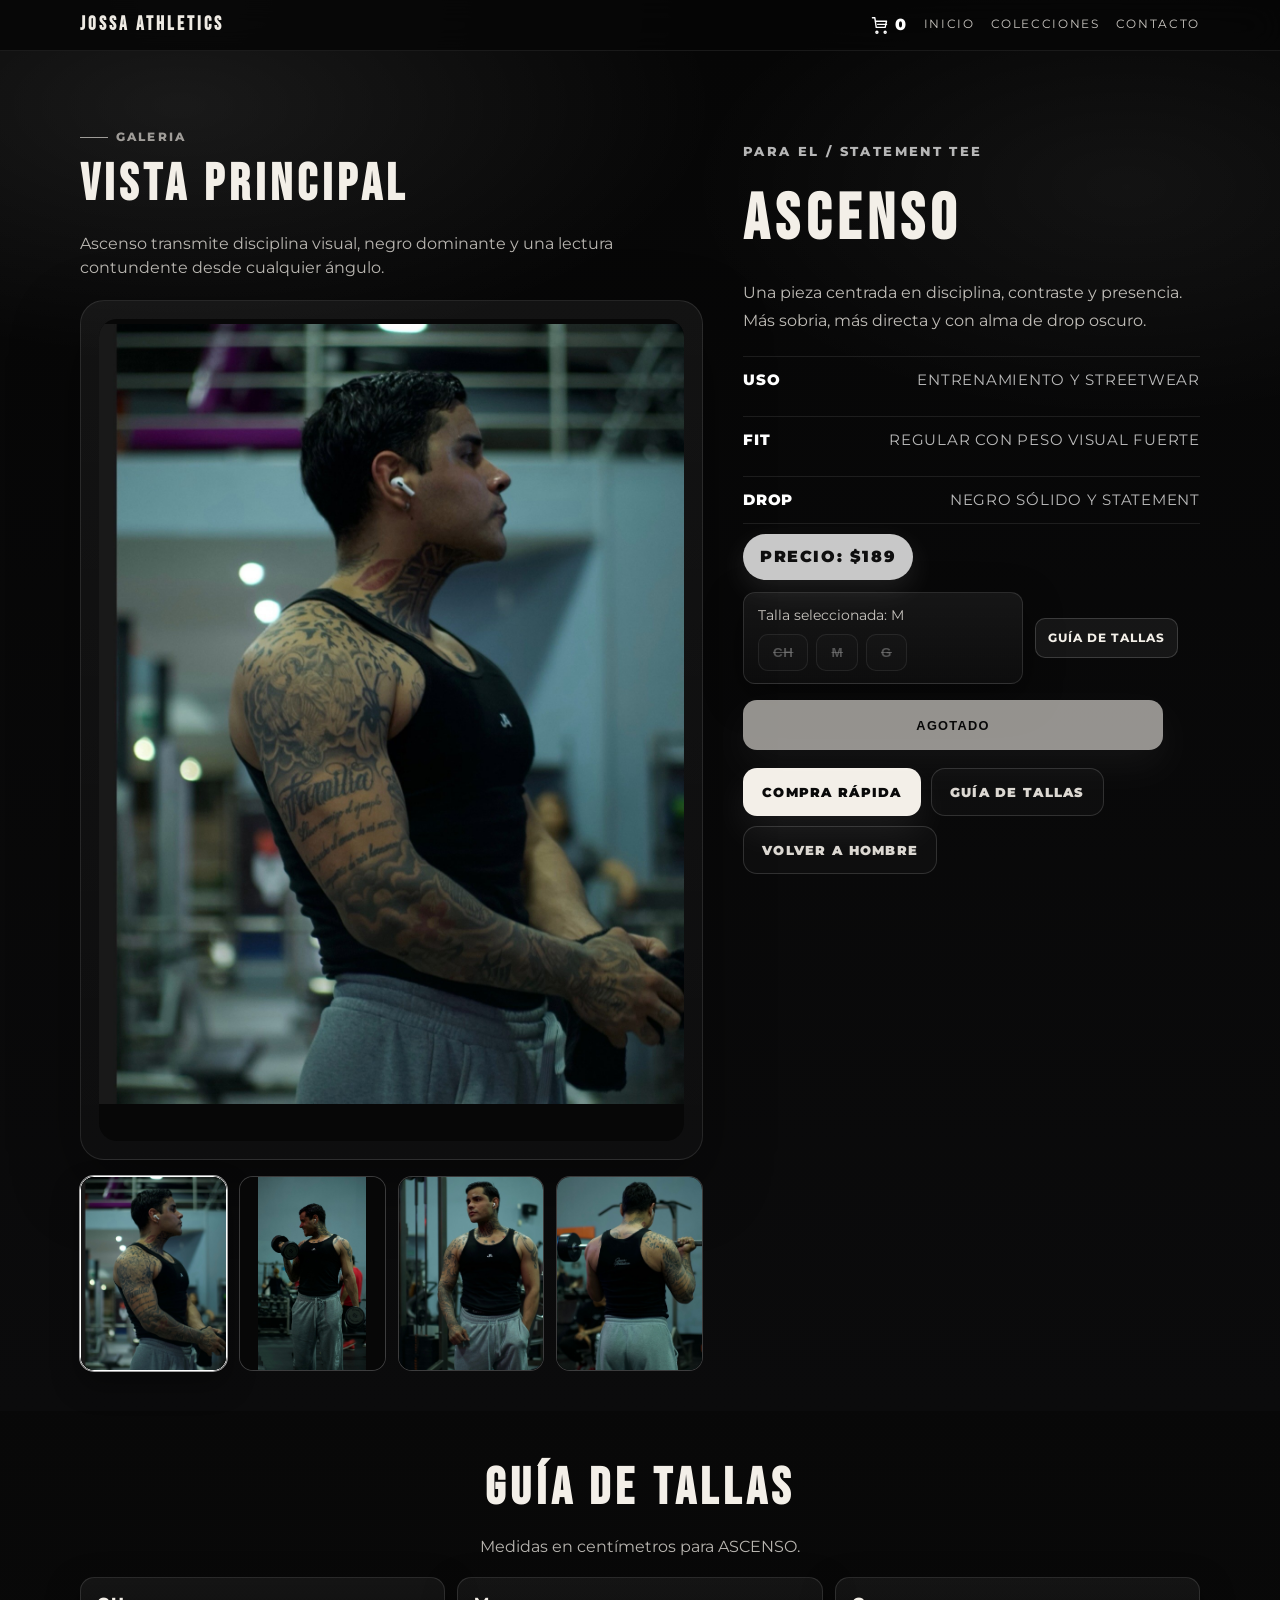
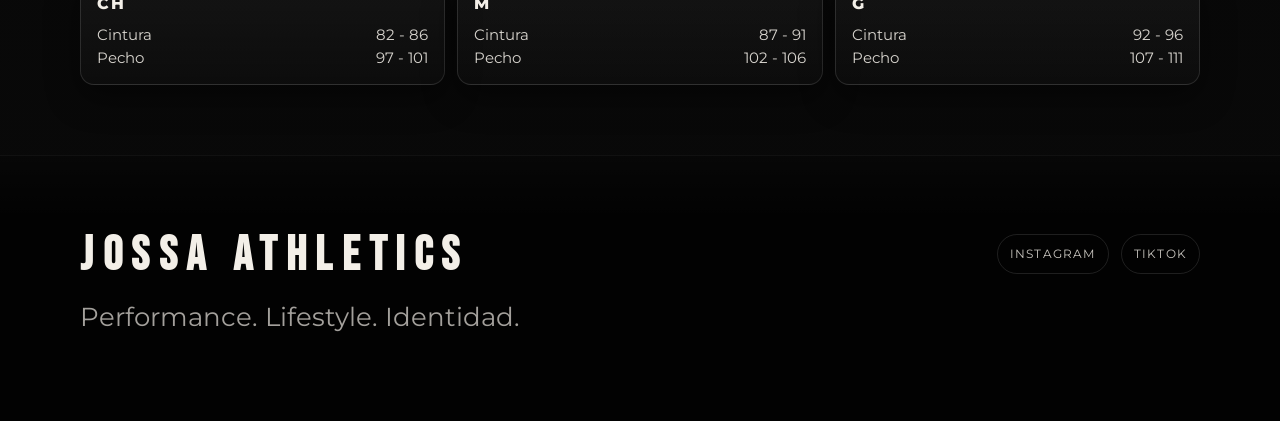
<file: hombre-legado.html>
﻿<!doctype html>
<html lang="es">
<head>
  <meta charset="utf-8" />
  <meta name="viewport" content="width=device-width, initial-scale=1" />
  <title>ASCENSO | Hombre | JOSSA ATHLETICS</title>
  <meta name="description" content="Ascenso de JOSSA ATHLETICS: drop para hombre con estetica oscura y mensaje de disciplina." />
  <link rel="canonical" href="https://jossaathletics.com/hombre-legado.html" />
  <link rel="stylesheet" href="outfit.css" />
</head>

<body>
  <header class="navbar">
    <div class="wrap">
      <a class="brand" href="index.html">JOSSA ATHLETICS</a>
      <nav class="navlinks">
        <a href="index.html#inicio">Inicio</a>
        <a href="index.html#colecciones">Colecciones</a>
        <a href="index.html#contacto">Contacto</a>
      </nav>
    </div>
  </header>

  <section class="page-hero">
    <div class="wrap product-layout">
      <div class="product-gallery-panel" id="galeria">
        <div class="gallery-head gallery-head--product">
          <span class="section-kicker">Galeria</span>
          <h2>Vista principal</h2>
          <p id="product-gallery-copy">Ascenso transmite disciplina visual, negro dominante y una lectura contundente desde cualquier ángulo.</p>
        </div>

        <div class="nova-gallery" id="product-gallery">
          <div class="nova-main photo">
            <img id="product-main-image" src="images/hombre/ascenso-01.jpg" alt="Ascenso 01">
          </div>
          <div class="nova-thumbs" id="product-thumbs" role="tablist" aria-label="Miniaturas de Ascenso"></div>
        </div>
      </div>

      <div class="product-summary">
        <span class="product-eyebrow">Para El / Statement tee</span>
        <h1>ASCENSO</h1>
        <p class="product-intro">Una pieza centrada en disciplina, contraste y presencia. Más sobria, más directa y con alma de drop oscuro.</p>
        <div class="product-detail-list" aria-label="Detalles del producto">
          <div><strong>Uso</strong><span>Entrenamiento y streetwear</span></div>
          <div><strong>Fit</strong><span>Regular con peso visual fuerte</span></div>
          <div><strong>Drop</strong><span>Negro sólido y statement</span></div>
        </div>
        <p class="price-tag">Precio: $189</p>
        <div class="size-row">
          <div class="size-picker" data-selected="M">
            <div class="size-picker__label">Talla seleccionada: <span class="size-picker__value">M</span></div>
            <div class="size-picker__options">
            <button class="size-btn" data-size="CH">CH</button>
            <button class="size-btn" data-size="M">M</button>
            <button class="size-btn" data-size="G">G</button>
            </div>
          </div>
          <a class="size-guide-btn" href="#guia-tallas">Guía de tallas</a>
        </div>
        <div class="cart-actions">
          <button class="btn btn-primary add-to-cart" data-product="ASCENSO" data-image="images/hombre/ascenso-01.jpg">Añadir al carrito</button>
        </div>
        <div class="page-actions page-actions--offset product-summary__actions">
          <a class="btn btn-primary"
             target="_blank" rel="noopener"
             href="https://wa.me/523332510644?text=Hola%20JOSSA%20ATHLETICS%20%F0%9F%91%8B%0AQuiero%20comprar%20el%20outfit%20ASCENSO.%0A%0ADatos:%0A1)%20Nombre%20completo:%0A2)%20Talla:%0A3)%20Ciudad:%0A4)%20Direcci%C3%B3n%20de%20env%C3%ADo:%0A5)%20M%C3%A9todo%20de%20pago:">
            Compra rápida
          </a>
          <a class="btn btn-ghost" href="#guia-tallas">Guía de tallas</a>
          <a class="btn btn-ghost" href="hombre.html">Volver a Hombre</a>
        </div>
      </div>
    </div>
  </section>

  <section class="size-guide" id="guia-tallas">
    <div class="wrap">
      <div class="gallery-head">
        <h2>GUÍA DE TALLAS</h2>
        <p>Medidas en centímetros para ASCENSO.</p>
      </div>
      <div class="guide-grid">
        <div class="guide-card">
          <h4>CH</h4>
          <ul>
            <li><span>Cintura</span><span>82 - 86</span></li>
            <li><span>Pecho</span><span>97 - 101</span></li>
          </ul>
        </div>
        <div class="guide-card">
          <h4>M</h4>
          <ul>
            <li><span>Cintura</span><span>87 - 91</span></li>
            <li><span>Pecho</span><span>102 - 106</span></li>
          </ul>
        </div>
        <div class="guide-card">
          <h4>G</h4>
          <ul>
            <li><span>Cintura</span><span>92 - 96</span></li>
            <li><span>Pecho</span><span>107 - 111</span></li>
          </ul>
        </div>
      </div>
    </div>
  </section>

  <footer class="footer">
    <div class="wrap footer-inner">
      <div class="footer-left">
        <div class="footer-brand">JOSSA ATHLETICS</div>
        <p>Performance. Lifestyle. Identidad.</p>
      </div>
      <div class="footer-right">
        <a class="social" target="_blank" rel="noopener" href="https://www.instagram.com/jossa_athleticsmx/">Instagram</a>
        <a class="social" target="_blank" rel="noopener" href="https://www.tiktok.com/@jossa_athletics">TikTok</a>
      </div>
    </div>
  </footer>

  <script>
    window.productGalleryConfig = {
      productName: 'ASCENSO',
      defaultImage: 'images/hombre/ascenso-01.jpg',
      defaultCopy: 'Ascenso transmite disciplina visual, negro dominante y una lectura contundente desde cualquier ángulo.',
      images: [
        'images/hombre/ascenso-01.jpg',
        'images/hombre/ascenso-02.jpg',
        'images/hombre/ascenso-03.jpg',
        'images/hombre/ascenso-04.jpg'
      ]
    };
  </script>
  <script src="product-gallery.js"></script>
  <script src="cart.js"></script>
</body>
</html>
</file>
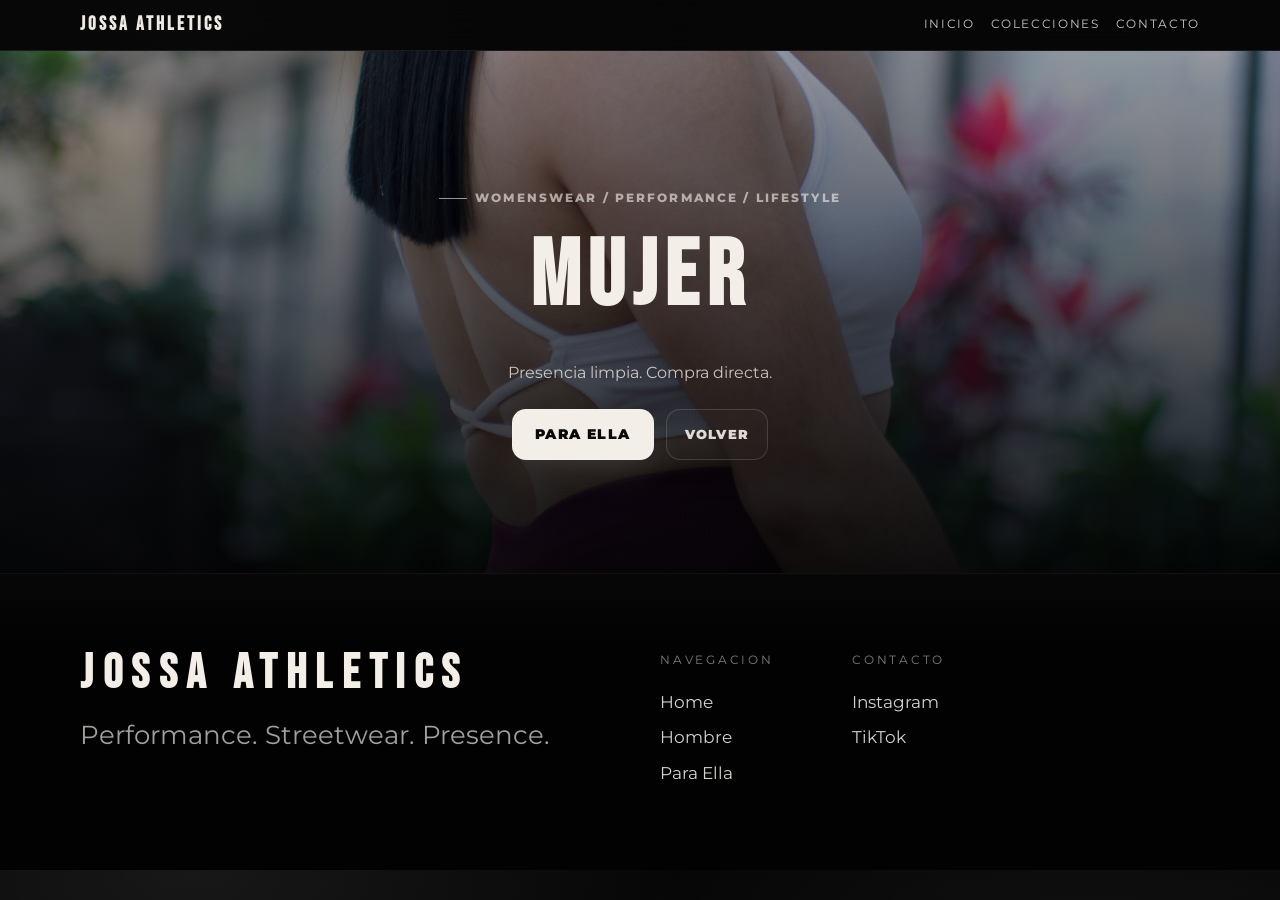
<file: mujer.html>
<!doctype html>
<html lang="es">
<head>
  <meta charset="utf-8" />
  <meta name="viewport" content="width=device-width,initial-scale=1" />
  <title>Mujer | JOSSA ATHLETICS</title>
  <meta name="description" content="Ruta de acceso a la coleccion para ella de JOSSA ATHLETICS." />
  <link rel="canonical" href="https://jossaathletics.com/mujer.html" />
  <link rel="stylesheet" href="styles.css" />
</head>

<body>
  <header class="navbar">
    <div class="wrap">
      <a class="brand" href="index.html#inicio">JOSSA ATHLETICS</a>
      <nav class="navlinks">
        <a href="index.html#inicio">Inicio</a>
        <a href="index.html#colecciones">Colecciones</a>
        <a href="index.html#contacto">Contacto</a>
      </nav>
    </div>
  </header>

  <section class="hero hero--compact hero--image">
    <div class="wrap">
      <span class="eyebrow">Womenswear / Performance / Lifestyle</span>
      <h1>MUJER</h1>
      <p>Presencia limpia. Compra directa.</p>
      <div class="hero-actions">
        <a class="btn btn-primary" href="para-ella.html">Para Ella</a>
        <a class="btn btn-ghost" href="index.html#colecciones">Volver</a>
      </div>
    </div>
  </section>

  <footer class="footer">
    <div class="wrap footer-inner">
      <div class="footer-left">
        <div class="footer-brand">JOSSA ATHLETICS</div>
        <p>Performance. Streetwear. Presence.</p>
      </div>
      <div class="footer-right footer-right--wide">
        <div class="footer-col">
          <span class="footer-heading">Navegacion</span>
          <a class="footer-link" href="index.html">Home</a>
          <a class="footer-link" href="hombre.html">Hombre</a>
          <a class="footer-link" href="para-ella.html">Para Ella</a>
        </div>
        <div class="footer-col">
          <span class="footer-heading">Contacto</span>
          <a class="footer-link" href="https://www.instagram.com/jossa_athleticsmx" target="_blank" rel="noopener">Instagram</a>
          <a class="footer-link" href="https://www.tiktok.com/@jossa_athletics" target="_blank" rel="noopener">TikTok</a>
        </div>
      </div>
    </div>
  </footer>
</body>
</html>
</file>
<file: styles.css>
@import url("https://fonts.googleapis.com/css2?family=Bebas+Neue&family=Montserrat:wght@400;500;600;700;800&display=swap");

/* ============ RESET & TOKENS ============ */
:root{
  --bg:#050505;
  --bg-soft:#0f0f10;
  --bg-elevated:#141415;
  --fg:#f3efe8;
  --muted:rgba(243,239,232,.68);
  --muted-strong:rgba(243,239,232,.84);
  --card:rgba(255,255,255,.035);
  --card-strong:rgba(255,255,255,.06);
  --border:rgba(255,255,255,.12);
  --border-strong:rgba(255,255,255,.2);
  --shadow:0 24px 70px rgba(0,0,0,.45);
  --radius:22px;
  --transition:.24s ease;
  --accent:#f3efe8;
  --accent-strong:#ffffff;
  --accent-dark:#111111;
  --panel:#111112;
}
*{ margin:0; padding:0; box-sizing:border-box; }
html{ scroll-behavior:smooth; }
body{
  background:
    radial-gradient(900px 520px at 15% 0%, rgba(255,255,255,.07), transparent 55%),
    radial-gradient(820px 460px at 85% 12%, rgba(255,255,255,.045), transparent 58%),
    linear-gradient(180deg, #060606 0%, #090909 100%);
  color:var(--fg);
  font-family:"Montserrat", sans-serif;
  line-height:1.5;
  text-rendering:optimizeLegibility;
}
a{ color:inherit; text-decoration:none; }
img{ display:block; max-width:100%; }
h1, h2, h3, .brand, .footer-brand{
  font-family:"Bebas Neue", "Montserrat", sans-serif;
  font-weight:700;
  font-style:normal;
}

/* ============ LAYOUT ============ */
.wrap{
  width:min(1120px, 92%);
  margin:0 auto;
}
.section{
  padding:84px 0;
}
.section-head{
  text-align:center;
  margin-bottom:26px;
}
.section-head h2{
  font-size: clamp(1.8rem, 3vw, 2.4rem);
  font-weight:800;
  letter-spacing:.12em;
  text-transform:uppercase;
}
.section-head p{
  margin-top:10px;
  opacity:.78;
  max-width:720px;
  margin-left:auto;
  margin-right:auto;
}
.home-page .section-head h2{
  font-size:clamp(2.35rem, 5vw, 4.4rem);
  line-height:.92;
  letter-spacing:.05em;
}
.home-page .section-head p{
  font-size:1rem;
}

/* ============ NAVBAR ============ */
.navbar{
  position:sticky;
  top:0;
  z-index:50;
  padding:11px 0;
  background:rgba(6,6,6,.86);
  border-bottom:1px solid rgba(255,255,255,.08);
  backdrop-filter: blur(16px);
}
.navbar .wrap{
  display:flex;
  align-items:center;
  justify-content:space-between;
  gap:14px;
}
.brand{
  letter-spacing:.16em;
  text-transform:uppercase;
  font-size:1.18rem;
  opacity:.98;
}
.navlinks{
  display:flex;
  gap:16px;
  flex-wrap:wrap;
  justify-content:flex-end;
  align-items:center;
}
.navlinks a{
  position:relative;
  opacity:.82;
  font-size:.74rem;
  letter-spacing:.14em;
  text-transform:uppercase;
  transition: opacity .2s ease, transform .2s ease;
}
.nav-meta{
  font-size:.66rem;
  letter-spacing:.12em;
  text-transform:uppercase;
  white-space:nowrap;
  color:rgba(243,239,232,.5);
}
.navlinks a::after{
  content:"";
  position:absolute;
  left:0;
  bottom:-6px;
  width:100%;
  height:1px;
  background:currentColor;
  transform:scaleX(0);
  transform-origin:left;
  transition:transform .2s ease;
}
.nav-cta{
  padding:8px 13px;
  border-radius:999px;
  border:1px solid rgba(255,255,255,.12);
  background:var(--accent);
  color:#0a0a0a;
  box-shadow:0 12px 30px rgba(255,255,255,.08);
}
.nav-trust{
  font-size:.82rem;
  font-weight:500;
  opacity:.8;
  margin-left:14px;
  padding-left:14px;
  border-left:1px solid rgba(255,255,255,.12);
  white-space:nowrap;
  display:flex;
  align-items:center;
  gap:6px;
  letter-spacing:.06em;
}
.navlinks a:hover{
  opacity:1;
  transform: translateY(-1px);
}
.navlinks a:hover::after{
  transform:scaleX(1);
}
.nav-cta::after{
  display:none;
}
.navlinks a:focus-visible,
.btn:focus-visible,
.quick-card:focus-visible,
.card a:focus-visible,
.social:focus-visible{
  outline:2px solid var(--accent);
  outline-offset:3px;
  border-color: var(--accent);
}
.flag-mx{
  width:18px;
  height:12px;
  border-radius:2px;
  background: linear-gradient(90deg, #006341 0 33%, #fff 33% 66%, #ce1126 66% 100%);
  box-shadow: 0 0 0 1px rgba(255,255,255,.28);
  display:inline-block;
  position:relative;
  overflow:hidden;
}
.flag-mx::after{
  content:"";
  position:absolute;
  inset:0;
  margin:auto;
  width:5px;
  height:5px;
  border-radius:50%;
  background:
    radial-gradient(circle at 50% 45%, #c5963a 0 45%, transparent 46%),
    radial-gradient(circle at 50% 60%, #2f5e2a 0 40%, transparent 41%);
  opacity:.95;
}

/* ============ TRUST BAR ============ */
.trust-bar{
  border-bottom:1px solid rgba(255,255,255,.06);
  background: radial-gradient(900px 320px at 10% 50%, rgba(255,255,255,.05), transparent 60%), #000;
  padding:12px 0;
}
.trust-items{
  display:grid;
  grid-template-columns: repeat(auto-fit, minmax(180px, 1fr));
  gap:12px;
  padding:6px 0;
}
.trust-items.trust-single{
  display:flex;
  justify-content:center;
}
.trust-item{
  display:flex;
  align-items:center;
  gap:8px;
  font-weight:700;
  letter-spacing:.04em;
  opacity:.9;
  padding:10px 14px;
  border:1px solid rgba(255,255,255,.10);
  border-radius:999px;
  background: linear-gradient(120deg, rgba(255,255,255,.06), rgba(255,255,255,.02));
  box-shadow: 0 10px 30px rgba(0,0,0,.45);
}
.trust-icon{ font-size:1.1rem; }
.trust-text{
  font-size:1rem;
  font-weight:800;
  letter-spacing:.08em;
  text-transform:uppercase;
}

/* ============ HERO ============ */
.hero{
  min-height:78vh;
  display:grid;
  place-items:center;
  text-align:center;
  padding:90px 0 70px;
  background:
    radial-gradient(900px 420px at 50% 10%, rgba(255,255,255,.08), transparent 60%),
    radial-gradient(700px 360px at 18% 82%, rgba(255,255,255,.05), transparent 60%),
    linear-gradient(180deg, rgba(255,255,255,.03), rgba(255,255,255,0)),
    #050505;
}
.hero--compact{
  min-height:58vh;
  padding:74px 0 56px;
}
.hero--image{
  background:
    linear-gradient(to bottom, rgba(0,0,0,.38), rgba(0,0,0,.9)),
    url('images/categories/mujer-category.jpg') center/cover no-repeat;
}
.hero h1{
  font-size: clamp(3rem, 8vw, 5.8rem);
  font-weight:800;
  letter-spacing:.08em;
  text-transform:uppercase;
}
.hero p{
  margin-top:14px;
  opacity:.78;
  font-size:1rem;
  max-width:620px;
  margin-left:auto;
  margin-right:auto;
}
.hero-actions{
  margin-top:24px;
  display:flex;
  gap:12px;
  justify-content:center;
  flex-wrap:wrap;
}
.hero .btn-primary{
  padding:14px 22px;
  font-size:.9rem;
}

/* ============ QUICK CHOICES ============ */
.quick-choices{
  display:grid;
  grid-template-columns: repeat(auto-fit, minmax(220px, 1fr));
  gap:14px;
  margin-bottom:18px;
}
.quick-card{
  border:1px solid var(--border);
  border-radius:16px;
  padding:20px 20px;
  background: linear-gradient(180deg, rgba(255,255,255,.05), rgba(255,255,255,.02));
  box-shadow: 0 12px 40px rgba(0,0,0,.45);
  display:flex;
  flex-direction:column;
  gap:8px;
  transition: transform var(--transition), border-color var(--transition), box-shadow var(--transition);
}
.quick-card:hover{
  transform: translateY(-4px);
  border-color: rgba(255,255,255,.24);
  box-shadow: 0 16px 52px rgba(0,0,0,.55);
}
.quick-title{
  font-weight:800;
  letter-spacing:.12em;
  text-transform:uppercase;
  font-size:1.35rem;
}
.quick-sub{
  opacity:.78;
  font-size:.9rem;
}

/* ============ BUTTONS ============ */
.btn{
  display:inline-flex;
  align-items:center;
  justify-content:center;
  padding:13px 18px;
  border-radius:14px;
  font-weight:900;
  letter-spacing:.10em;
  text-transform:uppercase;
  font-size:.8rem;
  cursor:pointer;
  transition: transform .18s ease, opacity .18s ease, background .18s ease, border-color .18s ease, box-shadow .18s ease;
}
.btn-primary{
  background:var(--accent);
  color:#090909;
  border:1px solid rgba(255,255,255,.08);
  box-shadow:0 16px 36px rgba(255,255,255,.08);
}
.btn-primary:hover{
  transform: translateY(-1px);
  opacity:.98;
  box-shadow:0 20px 42px rgba(255,255,255,.11);
}
.btn-ghost{
  background:rgba(255,255,255,.025);
  border:1px solid rgba(255,255,255,.16);
  color:var(--fg);
  opacity:.9;
}
.btn-ghost:hover{
  opacity:1;
  transform: translateY(-1px);
  border-color: rgba(255,255,255,.35);
}

/* ============ FEATURED CARDS ============ */
.grid{
  display:grid;
  grid-template-columns: repeat(3, 1fr);
  gap:18px;
}
.featured-grid{
  grid-template-columns: repeat(4, minmax(0, 1fr));
}
.card{
  border:1px solid rgba(255,255,255,.10);
  background: linear-gradient(180deg, rgba(255,255,255,.045), rgba(255,255,255,.02));
  border-radius:18px;
  overflow:hidden;
  box-shadow: 0 18px 60px rgba(0,0,0,.55);
  transition: transform .22s ease, border-color .22s ease, box-shadow .22s ease;
}
.card:hover{
  transform: translateY(-6px);
  border-color: rgba(255,255,255,.22);
  box-shadow: 0 22px 70px rgba(0,0,0,.65);
}
.card-media{
  width:100%;
  aspect-ratio: 16 / 10;
  background: rgba(255,255,255,.06);
  position:relative;
  overflow:hidden;
}
.card-media img{
  width:100%;
  height:100%;
  object-fit:cover;
  object-position:center 25%;
  filter: contrast(1.02);
}
.card-overlay{
  position:absolute;
  inset:0;
  display:grid;
  place-items:center;
  background: linear-gradient(180deg, rgba(0,0,0,.05), rgba(0,0,0,.55));
  color:#fff;
  opacity:0;
  font-weight:800;
  letter-spacing:.16em;
  text-transform:uppercase;
  transition: opacity var(--transition);
}
.card-media:hover .card-overlay,
.card-media:focus-visible .card-overlay{
  opacity:1;
}
.card-media img{
  transition: transform var(--transition);
}
.card:hover .card-media img{
  transform: scale(1.03);
}
.card-media.placeholder{
  background: radial-gradient(120% 120% at 30% 20%, rgba(255,255,255,.08), rgba(255,255,255,.02));
}
.card-body{
  padding:18px 18px 20px;
}
.card-body h3{
  font-size:1.05rem;
  font-weight:950;
  letter-spacing:.16em;
  text-transform:uppercase;
}
.card-body p{
  margin-top:10px;
  opacity:.78;
  font-size:.95rem;
  min-height:44px;
}
.card-actions{
  margin-top:14px;
  display:flex;
  gap:10px;
  flex-wrap:wrap;
}
.card-meta-top{
  display:flex;
  align-items:center;
  gap:8px;
  flex-wrap:wrap;
  margin-bottom:8px;
}
.card-tag{
  display:inline-flex;
  align-items:center;
  justify-content:center;
  padding:6px 10px;
  border-radius:999px;
  background:rgba(255,255,255,.08);
  border:1px solid rgba(255,255,255,.18);
  color:var(--fg);
  font-size:.7rem;
  letter-spacing:.1em;
  text-transform:uppercase;
  font-weight:800;
}
.card-tag--ghost{
  background:rgba(255,255,255,.04);
  border-color:rgba(255,255,255,.14);
  color:rgba(246,241,232,.76);
}
.btn-full{ width:100%; }

/* ============ ASCENSO PAGE ============ */
.ascenso-hero{
  min-height:60vh;
  background:
    radial-gradient(1200px 520px at 60% 10%, rgba(255,255,255,.08), transparent 60%),
    linear-gradient(140deg, rgba(255,255,255,.04), rgba(255,255,255,.00)),
    #060606;
}
.ascenso-hero h1{
  font-size: clamp(2.3rem, 6vw, 3.8rem);
  letter-spacing:.28em;
  text-transform:uppercase;
}
.ascenso-sub{
  margin-top:12px;
  font-weight:800;
  opacity:.9;
}
.ascenso-desc{
  margin-top:10px;
  max-width:640px;
  opacity:.78;
}
.product-grid{
  display:grid;
  gap:18px;
  grid-template-columns: repeat(auto-fit, minmax(240px, 1fr));
}
.product-card{
  border:1px solid rgba(255,255,255,.10);
  background: rgba(255,255,255,.04);
  border-radius:18px;
  overflow:hidden;
  box-shadow: 0 18px 60px rgba(0,0,0,.55);
  transition: transform .22s ease, border-color .22s ease, box-shadow .22s ease;
}
.product-card:hover{
  transform: translateY(-6px);
  border-color: rgba(255,255,255,.22);
  box-shadow: 0 22px 70px rgba(0,0,0,.65);
}
.product-media{
  height:180px;
  background: #0c0c0c;
}
.placeholder-dark{
  background:
    radial-gradient(800px 420px at 30% 30%, rgba(255,255,255,.05), transparent 60%),
    linear-gradient(135deg, rgba(255,255,255,.05), rgba(255,255,255,.01)),
    #080808;
}
.product-body{
  padding:16px 16px 18px;
  display:grid;
  gap:10px;
}
.product-body h3{
  font-size:1rem;
  letter-spacing:.12em;
  text-transform:uppercase;
}
.price{
  display:inline-flex;
  align-items:center;
  gap:8px;
  width:fit-content;
  margin-top:12px;
  padding:8px 12px;
  border-radius:999px;
  border:1px solid rgba(255,255,255,.18);
  background:#fff;
  color:#111;
  font-weight:950;
  letter-spacing:.08em;
  text-transform:uppercase;
  box-shadow: 0 8px 24px rgba(255,255,255,.10);
  transition: transform .18s ease, box-shadow .18s ease;
}
.price-sale{
  gap:6px;
  padding:8px 10px;
}
.price-old{
  text-decoration:line-through;
  opacity:.72;
  font-size:.82em;
}
.price-now{
  font-weight:950;
}
.price-chip{
  display:inline-flex;
  align-items:center;
  justify-content:center;
  padding:2px 8px;
  border-radius:999px;
  background:#111;
  color:#fff;
  font-size:.62rem;
  letter-spacing:.08em;
  text-transform:uppercase;
}
.card:hover .price{
  transform: translateY(-1px) scale(1.02);
  box-shadow: 0 12px 30px rgba(255,255,255,.14);
}
.size-label{ font-size:.85rem; opacity:.78; }
.size-select{
  padding:10px 12px;
  border-radius:12px;
  border:1px solid rgba(255,255,255,.18);
  background:#0d0d0d;
  color:#fff;
}
.size-select:focus{
  outline:2px solid #fff;
  outline-offset:2px;
}

/* ============ CONTACT STRIP ============ */
.contact-box{
  border:1px solid rgba(255,255,255,.10);
  background: linear-gradient(180deg, rgba(255,255,255,.05), rgba(255,255,255,.02));
  border-radius:22px;
  padding:26px;
  display:flex;
  align-items:center;
  justify-content:space-between;
  gap:16px;
  flex-wrap:wrap;
}
.contact-box h3{
  font-weight:800;
  letter-spacing:.1em;
  text-transform:uppercase;
}
.contact-box p{ opacity:.78; margin-top:8px; max-width:680px; }
.contact-actions{ display:flex; gap:10px; flex-wrap:wrap; }

/* ============ FOOTER ============ */
.footer{
  border-top:1px solid rgba(255,255,255,.06);
  padding:78px 0 86px;
  background:
    linear-gradient(180deg, rgba(255,255,255,.02), rgba(255,255,255,0) 24%),
    #020202;
}
.footer-inner{
  display:grid;
  grid-template-columns:minmax(0, 1.2fr) minmax(540px, .9fr);
  align-items:start;
  justify-content:space-between;
  gap:48px;
}
.footer-brand{
  letter-spacing:.2em;
  text-transform:uppercase;
  font-size:clamp(2.1rem, 4vw, 3rem);
  line-height:.92;
}
.footer-left{
  max-width:760px;
}
.footer-left p{
  opacity:.78;
  margin-top:22px;
  font-size:clamp(1.25rem, 2vw, 1.7rem);
  line-height:1.35;
  color:rgba(243,239,232,.86);
  max-width:30ch;
}
.footer-right{
  display:flex;
  gap:12px;
  justify-content:flex-end;
}
.footer-right--wide{
  display:grid;
  grid-template-columns:repeat(3, minmax(120px, 1fr));
  gap:36px;
  align-items:flex-start;
}
.footer-col{
  display:grid;
  gap:14px;
  min-width:120px;
}
.footer-heading{
  margin-bottom:8px;
  font-size:.72rem;
  letter-spacing:.24em;
  text-transform:uppercase;
  color:rgba(255,255,255,.48);
}
.footer-link{
  color:rgba(243,239,232,.88);
  font-size:clamp(1rem, 1.3vw, 1.12rem);
  line-height:1.3;
}
.footer-link:hover{
  color:#fff;
}
.social{
  opacity:.82;
  padding:10px 12px;
  border:1px solid rgba(255,255,255,.14);
  border-radius:999px;
  text-transform:uppercase;
  letter-spacing:.1em;
  font-size:.76rem;
  transition: opacity .2s ease, transform .2s ease, border-color .2s ease;
}
.social:hover{
  opacity:1;
  transform: translateY(-1px);
  border-color: rgba(255,255,255,.28);
}

/* ============ PREMIUM HOME ============ */
.announcement-bar{
  border-bottom:1px solid rgba(255,255,255,.06);
  background:
    linear-gradient(90deg, rgba(255,255,255,.06), transparent 24%, transparent 76%, rgba(255,255,255,.06)),
    rgba(8,8,8,.96);
  color:rgba(243,239,232,.66);
}
.announcement-bar__inner{
  min-height:30px;
  display:flex;
  align-items:center;
  justify-content:center;
  gap:14px;
  flex-wrap:wrap;
  font-size:.62rem;
  letter-spacing:.14em;
  text-transform:uppercase;
}
.announcement-bar__inner span{
  position:relative;
}
.announcement-bar__inner span:not(:last-child)::after{
  content:"";
  position:absolute;
  right:-10px;
  top:50%;
  width:4px;
  height:4px;
  border-radius:50%;
  background:rgba(243,239,232,.44);
  transform:translateY(-50%);
}
.home-hero{
  position:relative;
  overflow:hidden;
  padding:18px 0 42px;
  background:
    radial-gradient(960px 540px at 8% 10%, rgba(255,255,255,.08), transparent 60%),
    radial-gradient(880px 480px at 92% 12%, rgba(255,255,255,.05), transparent 58%),
    linear-gradient(180deg, #060606 0%, #0a0a0a 100%);
}
.home-hero::before{
  content:"";
  position:absolute;
  inset:0;
  background:
    linear-gradient(120deg, rgba(255,255,255,.06), transparent 24%),
    linear-gradient(180deg, rgba(255,255,255,.04), rgba(255,255,255,0));
  pointer-events:none;
}
.home-hero__intro{
  position:relative;
  z-index:1;
  display:grid;
  gap:12px;
  justify-items:center;
  text-align:center;
  margin-bottom:12px;
}
.hero-upcoming-intro{
  display:grid;
  justify-items:center;
  gap:8px;
}
.hero-upcoming-intro h2{
  margin:0;
  font-size:clamp(2rem, 6vw, 3.8rem);
  line-height:.92;
  letter-spacing:.08em;
  text-transform:uppercase;
}
.hero-upcoming-intro p{
  margin:0;
  color:var(--muted);
  font-size:clamp(1rem, 2vw, 1.28rem);
  letter-spacing:.06em;
  text-transform:uppercase;
}
.eyebrow,
.section-kicker,
.story-panel__eyebrow,
.hero-mark__eyebrow{
  display:inline-flex;
  align-items:center;
  gap:8px;
  font-size:.74rem;
  font-weight:800;
  letter-spacing:.18em;
  text-transform:uppercase;
  color:rgba(243,239,232,.62);
}
.eyebrow::before,
.section-kicker::before,
.story-panel__eyebrow::before,
.hero-mark__eyebrow::before{
  content:"";
  width:28px;
  height:1px;
  background:currentColor;
}
.hero-mark{
  margin-top:0;
  font-size:clamp(2.8rem, 8vw, 5rem);
  line-height:.88;
  letter-spacing:clamp(2px, .28vw, 4px);
  color:#ffffff;
  max-width:none;
  text-transform:uppercase;
}
.hero-actions--left{
  justify-content:flex-start;
}
.hero-gallery{
  position:relative;
  z-index:1;
  margin-top:18px;
}
.hero-upcoming-strip{
  margin-top:24px;
}
.hero-gallery__stage{
  position:relative;
  overflow:hidden;
  min-height:clamp(620px, 82vh, 920px);
  border-radius:34px;
  border:1px solid rgba(255,255,255,.1);
  background:
    radial-gradient(720px 420px at 50% 50%, rgba(255,255,255,.06), transparent 72%),
    #060606;
  box-shadow:0 34px 90px rgba(0,0,0,.38);
}
.hero-slide{
  position:absolute;
  inset:0;
  display:grid;
  opacity:0;
  pointer-events:none;
  transform:scale(1.02);
  transition:opacity .85s ease, transform .95s ease;
}
.hero-slide.is-active{
  opacity:1;
  pointer-events:auto;
  transform:scale(1);
}
.hero-slide__grid{
  position:relative;
  z-index:1;
  display:grid;
  grid-template-columns:1fr 1.12fr 1fr;
  gap:18px;
  width:100%;
  height:100%;
  padding:24px;
}
.hero-slide__card{
  position:relative;
  overflow:hidden;
  display:flex;
  align-items:center;
  justify-content:center;
  border-radius:26px;
  border:1px solid rgba(255,255,255,.08);
  background:
    radial-gradient(420px 260px at 50% 50%, rgba(255,255,255,.04), transparent 72%),
    #050505;
  box-shadow:0 20px 54px rgba(0,0,0,.28);
}
.hero-slide__card::after{
  content:"";
  position:absolute;
  inset:0;
  background:linear-gradient(180deg, rgba(0,0,0,.02), rgba(0,0,0,.18));
  pointer-events:none;
}
.hero-slide__card img{
  width:100%;
  height:100%;
  display:block;
  object-fit:contain;
  object-position:center center;
  padding:12px;
  transform:scale(1.01);
  transition:transform .7s ease;
}
.hero-slide.is-active .hero-slide__card img{
  transform:scale(1.035);
}
.hero-slide__shade{
  position:absolute;
  inset:0;
  background:
    linear-gradient(180deg, rgba(0,0,0,.02), rgba(0,0,0,.24)),
    radial-gradient(600px 340px at 18% 22%, rgba(255,255,255,.05), transparent 68%);
}
.hero-gallery__controls{
  margin-top:12px;
  display:flex;
  align-items:center;
  justify-content:space-between;
  gap:16px;
}
.hero-gallery__arrow{
  width:48px;
  height:48px;
  border-radius:50%;
  border:1px solid rgba(255,255,255,.14);
  background:rgba(255,255,255,.04);
  color:#ffffff;
  cursor:pointer;
  font-size:1.8rem;
  line-height:1;
  transition:transform .2s ease, border-color .2s ease, background .2s ease;
}
.hero-gallery__arrow:hover{
  transform:translateY(-1px);
  border-color:rgba(255,255,255,.26);
  background:rgba(255,255,255,.08);
}
.hero-gallery__dots{
  display:flex;
  justify-content:center;
  gap:12px;
  flex:1;
  flex-wrap:wrap;
}
.hero-gallery__dot{
  width:10px;
  height:10px;
  border-radius:50%;
  border:1px solid rgba(255,255,255,.26);
  background:rgba(255,255,255,.18);
  cursor:pointer;
  padding:0;
  transition:transform .2s ease, border-color .2s ease, background .2s ease;
}
.hero-gallery__dot.is-active,
.hero-gallery__dot[aria-current="true"]{
  background:#ffffff;
  border-color:#ffffff;
  transform:scale(1.18);
}
.hero-shop-links{
  margin-top:18px;
  display:flex;
  justify-content:center;
  gap:14px;
  flex-wrap:wrap;
}
.hero-shop-link{
  display:inline-flex;
  align-items:center;
  justify-content:center;
  min-width:180px;
  padding:14px 28px;
  border-radius:999px;
  border:1px solid rgba(255,255,255,.14);
  background:linear-gradient(180deg, rgba(255,255,255,.05), rgba(255,255,255,.025));
  color:#ffffff;
  font-family:"Bebas Neue", "Montserrat", sans-serif;
  font-size:1.18rem;
  letter-spacing:.16em;
  text-transform:uppercase;
  transition:transform .2s ease, border-color .2s ease, background .2s ease;
}
.hero-shop-link:hover{
  transform:translateY(-1px);
  border-color:rgba(255,255,255,.28);
  background:linear-gradient(180deg, rgba(255,255,255,.09), rgba(255,255,255,.04));
}
.hero-shop-link:focus-visible{
  outline:2px solid var(--accent);
  outline-offset:3px;
}
.hero-gallery__arrow:focus-visible,
.hero-gallery__dot:focus-visible{
  outline:2px solid var(--accent);
  outline-offset:3px;
}
.trust-strip{
  padding:0 0 18px;
}
.trust-strip__grid{
  display:grid;
  grid-template-columns:repeat(3, minmax(0, 1fr));
  gap:14px;
}
.trust-strip__item,
.trust-card,
.story-panel{
  border:1px solid rgba(255,255,255,.1);
  border-radius:22px;
  background:linear-gradient(180deg, rgba(255,255,255,.04), rgba(255,255,255,.018));
  box-shadow:0 22px 56px rgba(0,0,0,.26);
}
.trust-strip__item{
  padding:20px;
}
.trust-strip__item strong,
.trust-card h3,
.story-panel h3{
  font-size:1.05rem;
  letter-spacing:.08em;
  text-transform:uppercase;
}
.trust-strip__item span,
.trust-card p,
.story-panel p{
  display:block;
  margin-top:10px;
  color:var(--muted);
  font-size:.9rem;
}
.drops-section{
  padding-top:54px;
}
.drops-grid{
  display:grid;
  grid-template-columns:repeat(4, minmax(0, 1fr));
  gap:18px;
}
.drop-card{
  border:1px solid rgba(255,255,255,.1);
  border-radius:24px;
  overflow:hidden;
  background:linear-gradient(180deg, rgba(255,255,255,.04), rgba(255,255,255,.018));
  box-shadow:0 24px 62px rgba(0,0,0,.28);
  transition:transform var(--transition), border-color var(--transition), box-shadow var(--transition);
}
.drop-card:hover{
  transform:translateY(-5px);
  border-color:rgba(255,255,255,.18);
  box-shadow:0 28px 74px rgba(0,0,0,.34);
}
.drop-card__media{
  display:block;
  position:relative;
  aspect-ratio:4 / 5;
  overflow:hidden;
}
.drop-card__media::after{
  content:"";
  position:absolute;
  inset:0;
  background:linear-gradient(180deg, rgba(0,0,0,.03), rgba(0,0,0,.28));
}
.drop-card__media img{
  width:100%;
  height:100%;
  object-fit:cover;
  object-position:center 18%;
  transition:transform .3s ease;
}
.drop-card:hover .drop-card__media img{
  transform:scale(1.035);
}
.drop-card__copy{
  padding:20px 20px 22px;
}
.drop-card__meta{
  display:flex;
  flex-wrap:wrap;
  gap:8px;
  margin-bottom:10px;
}
.drop-card__copy h3{
  font-size:1.52rem;
  letter-spacing:.08em;
  text-transform:uppercase;
}
.drop-card__copy p{
  margin-top:10px;
  color:var(--muted);
  min-height:68px;
}
.drop-card__cta{
  display:inline-flex;
  align-items:center;
  margin-top:18px;
  color:var(--accent);
  font-size:.78rem;
  font-weight:900;
  letter-spacing:.16em;
  text-transform:uppercase;
  transition:opacity .18s ease, transform .18s ease;
}
.drop-card__cta:hover{
  opacity:.88;
  transform:translateX(2px);
}
.category-grid{
  display:grid;
  grid-template-columns:repeat(2, minmax(0, 1fr));
  gap:20px;
}
.category-panel{
  display:grid;
  grid-template-columns:minmax(0, 1fr) minmax(240px, .78fr);
  gap:18px;
  padding:18px;
  border:1px solid rgba(255,255,255,.1);
  border-radius:28px;
  background:linear-gradient(180deg, rgba(255,255,255,.045), rgba(255,255,255,.02));
  box-shadow:0 24px 62px rgba(0,0,0,.28);
}
.category-panel__media{
  display:block;
  border-radius:22px;
  overflow:hidden;
  min-height:420px;
}
.category-panel__media img{
  width:100%;
  height:100%;
  object-fit:cover;
}
.category-panel__copy{
  display:flex;
  flex-direction:column;
  justify-content:flex-end;
  padding:10px 4px 6px 0;
}
.category-panel__copy h3{
  margin-top:16px;
  font-size:clamp(2.2rem, 4vw, 3.3rem);
  letter-spacing:.08em;
  text-transform:uppercase;
}
.category-panel__copy p{
  margin-top:14px;
  color:var(--muted);
  max-width:28ch;
}
.category-panel__copy .btn{
  width:fit-content;
  margin-top:22px;
}
.spotlight-section{
  padding-top:18px;
}
.product-spotlight{
  display:grid;
  grid-template-columns:minmax(0, 1.02fr) minmax(320px, .9fr);
  gap:24px;
  align-items:center;
}
.product-spotlight__media{
  display:block;
  min-height:680px;
  border-radius:30px;
  overflow:hidden;
  border:1px solid rgba(255,255,255,.1);
  box-shadow:0 30px 80px rgba(0,0,0,.34);
}
.product-spotlight__media img{
  width:100%;
  height:100%;
  object-fit:cover;
  object-position:center 18%;
}
.product-spotlight__copy{
  padding:18px 4px;
}
.product-spotlight__copy h2{
  margin-top:16px;
  font-size:clamp(2.5rem, 5vw, 4.2rem);
  line-height:.92;
  letter-spacing:.05em;
  text-transform:uppercase;
}
.product-spotlight__copy p{
  margin-top:16px;
  color:var(--muted);
  max-width:48ch;
}
.spotlight-details{
  margin-top:22px;
  display:grid;
  gap:18px;
}
.spotlight-points{
  list-style:none;
  display:grid;
  gap:10px;
}
.spotlight-points li{
  position:relative;
  padding-left:18px;
  color:var(--muted-strong);
}
.spotlight-points li::before{
  content:"";
  position:absolute;
  left:0;
  top:.55em;
  width:6px;
  height:6px;
  border-radius:50%;
  background:rgba(243,239,232,.72);
}
.benefits-section{
  padding-top:18px;
}
.upcoming-strip{
  display:grid;
  grid-auto-flow:column;
  grid-auto-columns:minmax(170px, 220px);
  gap:14px;
  overflow-x:auto;
  padding:8px 2px 12px;
  scrollbar-width:thin;
  scrollbar-color:rgba(255,255,255,.28) transparent;
}
.upcoming-strip::-webkit-scrollbar{
  height:8px;
}
.upcoming-strip::-webkit-scrollbar-thumb{
  background:rgba(255,255,255,.22);
  border-radius:999px;
}
.upcoming-card{
  position:relative;
  min-height:320px;
  border-radius:24px;
  overflow:hidden;
  border:1px solid rgba(255,255,255,.1);
  background:linear-gradient(180deg, rgba(255,255,255,.04), rgba(255,255,255,.015));
  box-shadow:0 18px 52px rgba(0,0,0,.28);
}
.upcoming-card img{
  width:100%;
  height:100%;
  object-fit:cover;
  display:block;
  filter:saturate(.95) contrast(1.02);
  transition:transform .35s ease, filter .35s ease;
}
.upcoming-card::after{
  content:"";
  position:absolute;
  inset:0;
  background:linear-gradient(180deg, rgba(0,0,0,.02), rgba(0,0,0,.28));
  pointer-events:none;
}
.upcoming-card:hover img{
  transform:scale(1.03);
  filter:saturate(1) contrast(1.04);
}
.community-section{
  padding-top:24px;
}
.community-grid{
  display:grid;
  grid-template-columns:minmax(0, .9fr) minmax(320px, 1fr);
  gap:22px;
  align-items:center;
}
.community-copy h2{
  margin-top:16px;
  font-size:clamp(2.4rem, 4.8vw, 4rem);
  line-height:.94;
  letter-spacing:.05em;
  text-transform:uppercase;
}
.community-copy p{
  margin-top:16px;
  max-width:48ch;
  color:var(--muted);
}
.community-links{
  margin-top:24px;
  display:flex;
  gap:12px;
  flex-wrap:wrap;
}
.community-gallery{
  display:grid;
  grid-template-columns:repeat(2, minmax(0, 1fr));
  gap:16px;
}
.community-card{
  position:relative;
  min-height:520px;
  border-radius:26px;
  overflow:hidden;
  border:1px solid rgba(255,255,255,.1);
  box-shadow:0 22px 60px rgba(0,0,0,.3);
}
.community-card img{
  width:100%;
  height:100%;
  object-fit:cover;
}
.community-card::after{
  content:"";
  position:absolute;
  inset:0;
  background:linear-gradient(180deg, rgba(0,0,0,.04), rgba(0,0,0,.62));
}
.community-card span{
  position:absolute;
  left:18px;
  bottom:18px;
  z-index:1;
  color:#fff;
  font-size:.72rem;
  font-weight:900;
  letter-spacing:.18em;
  text-transform:uppercase;
}
.cta-section{
  padding-top:24px;
}
.contact-box--premium{
  padding:34px;
  background:
    radial-gradient(520px 240px at 0% 0%, rgba(255,255,255,.1), transparent 72%),
    linear-gradient(135deg, rgba(255,255,255,.05), rgba(255,255,255,.02));
}
.contact-box--premium h3{
  font-size:clamp(2rem, 4vw, 3.4rem);
  line-height:.94;
}
.page-actions--offset{
  margin-top:14px;
}
.wa-float{
  position:fixed;
  right:18px;
  bottom:18px;
  z-index:60;
  display:inline-flex;
  align-items:center;
  gap:10px;
  padding:12px 16px;
  border-radius:999px;
  background:var(--accent);
  color:#0a0a0a;
  box-shadow:0 18px 36px rgba(255,255,255,.1);
  border:1px solid rgba(255,255,255,.12);
}
.wa-float__icon{
  display:grid;
  place-items:center;
  width:32px;
  height:32px;
  border-radius:50%;
  background:#111;
  color:#fff;
  font-size:.72rem;
  font-weight:800;
  letter-spacing:.08em;
}
.wa-float__text{
  font-size:.78rem;
  font-weight:800;
  letter-spacing:.12em;
  text-transform:uppercase;
}

/* ============ ANIMATIONS & MOTION ============ */
.reveal{
  opacity:0;
  transform: translateY(18px);
  transition: opacity .6s ease, transform .6s ease;
}
.reveal.is-visible{
  opacity:1;
  transform: translateY(0);
}
@media (prefers-reduced-motion: reduce){
  html{ scroll-behavior:auto; }
  *{
    animation-duration:0.01ms !important;
    animation-iteration-count:1 !important;
    transition-duration:0.01ms !important;
  }
}

/* ============ RESPONSIVE ============ */
@media (max-width: 980px){
  .grid{ grid-template-columns: 1fr 1fr; }
  .featured-grid{ grid-template-columns:1fr 1fr; }
  .product-spotlight,
  .community-grid,
  .trust-strip__grid,
  .category-grid{
    grid-template-columns:1fr;
  }
  .drops-grid,
  .benefits-band{
    grid-template-columns:repeat(2, minmax(0, 1fr));
  }
  .hero-gallery__stage{
    min-height:600px;
  }
  .hero-slide__grid{
    grid-template-columns:repeat(2, minmax(0, 1fr));
    padding:18px;
  }
  .hero-slide__card:nth-child(3){
    display:none;
  }
  .category-panel__media,
  .community-card{
    min-height:360px;
  }
  .category-panel{
    grid-template-columns:1fr;
  }
  .category-panel__copy{
    padding:8px 4px 10px;
  }
  .product-spotlight__media{
    min-height:560px;
  }
}
@media (max-width: 768px){
  .nav-trust{ display:none; }
  .announcement-bar__inner{
    gap:10px;
    font-size:.66rem;
  }
  .home-hero{
    padding-top:12px;
    padding-bottom:36px;
  }
  .drops-grid,
  .benefits-band,
  .community-gallery{
    grid-template-columns:1fr;
  }
  .hero-gallery__stage{
    min-height:470px;
    border-radius:28px;
  }
  .hero-slide__grid{
    padding:14px;
    gap:12px;
  }
  .hero-slide__card{
    border-radius:22px;
  }
  .product-spotlight__media,
  .community-card,
  .category-panel__media{
    min-height:320px;
  }
  .nav-meta{
    display:none;
  }
  .hero-mark{
    font-size:clamp(2.25rem, 10vw, 3.2rem);
  }
  .hero-upcoming-intro h2{
    font-size:clamp(1.6rem, 8vw, 2.4rem);
  }
  .hero-upcoming-intro p{
    font-size:.94rem;
  }
  .hero-gallery__controls{
    gap:10px;
  }
  .hero-shop-links{
    margin-top:16px;
    gap:10px;
  }
  .hero-shop-link{
    min-width:160px;
    padding:12px 22px;
    font-size:1.02rem;
  }
  .contact-box--premium h3{
    font-size:2.4rem;
  }
}
@media (max-width: 640px){
  .grid{ grid-template-columns: 1fr; }
  .featured-grid{ grid-template-columns:1fr; }
  .navlinks{ gap:14px; }
  .navbar .wrap{
    align-items:flex-start;
  }
  .brand{
    font-size:1.02rem;
  }
  .navlinks a{
    font-size:.68rem;
  }
  .navlinks{
    width:100%;
    justify-content:flex-start;
    row-gap:10px;
  }
  .announcement-bar__inner{
    justify-content:flex-start;
    min-height:auto;
    padding:7px 0;
  }
  .announcement-bar__inner span:not(:last-child)::after{
    display:none;
  }
  .card-tag{
    font-size:.64rem;
  }
  .benefit-chip,
  .trust-strip__item,
  .contact-box--premium{
    padding-left:16px;
    padding-right:16px;
  }
  .section{
    padding:72px 0;
  }
  .home-page .section-head h2,
  .product-spotlight__copy h2,
  .community-copy h2{
    font-size:clamp(2rem, 11vw, 3rem);
  }
  .hero-gallery__stage{
    min-height:390px;
    border-radius:24px;
  }
  .hero-slide__grid{
    grid-template-columns:1fr;
    padding:12px;
    gap:10px;
  }
  .hero-slide__card{
    border-radius:20px;
  }
  .hero-slide__card:nth-child(n+2){
    display:none;
  }
  .hero-gallery__arrow{
    width:42px;
    height:42px;
    font-size:1.5rem;
  }
  .hero-gallery__dot{
    width:9px;
    height:9px;
  }
  .hero-shop-links{
    width:100%;
    display:grid;
    grid-template-columns:1fr 1fr;
  }
  .hero-shop-link{
    min-width:0;
    width:100%;
    padding:12px 14px;
    font-size:.94rem;
  }
  .category-panel{
    padding:14px;
  }
  .drop-card__copy p{
    min-height:0;
  }
  .wa-float{
    right:12px;
    left:12px;
    justify-content:center;
  }
  .footer{
    padding:54px 0 62px;
  }
  .footer-inner{
    grid-template-columns:1fr;
    gap:34px;
  }
  .footer-left p{
    margin-top:16px;
    font-size:1.05rem;
    max-width:34ch;
  }
  .footer-right--wide{
    width:100%;
    grid-template-columns:1fr 1fr;
    gap:24px 18px;
    justify-content:space-between;
  }
}
@media (max-width: 480px){
  .footer{
    padding:44px 0 54px;
  }
  .footer-brand{
    font-size:clamp(1.7rem, 11vw, 2.2rem);
  }
  .footer-left p{
    font-size:1rem;
  }
  .footer-right--wide{
    grid-template-columns:1fr;
    gap:22px;
  }
}
</file>
<file: outfit.css>
/* Reutiliza el estilo general */
@import url("styles.css");

.page-hero{
  padding:70px 0 40px;
  background:
    radial-gradient(900px 420px at 14% 4%, rgba(255,255,255,.08), transparent 60%),
    radial-gradient(760px 400px at 88% 10%, rgba(255,255,255,.05), transparent 58%),
    linear-gradient(180deg, #060606 0%, #0b0b0c 100%);
}
.page-hero .wrap{
  display:flex;
  align-items:center;
  justify-content:space-between;
  gap:28px;
  flex-wrap:wrap;
}
.product-layout{
  align-items:flex-start !important;
  gap:40px !important;
  flex-wrap:nowrap !important;
}
.product-gallery-panel{
  flex:1.2;
  min-width:0;
}
.product-summary{
  flex:.88;
  min-width:320px;
  max-width:520px;
  padding:18px 0 10px;
}
.product-eyebrow{
  display:inline-block;
  margin-bottom:10px;
  color:rgba(255,255,255,.7);
  font-size:.82rem;
  font-weight:800;
  letter-spacing:.18em;
  text-transform:uppercase;
}
.page-hero h1{
  font-size: clamp(2.5rem, 5.2vw, 4rem);
  font-weight:800;
  letter-spacing:.1em;
  text-transform:uppercase;
}
.page-hero p{ margin-top:10px; opacity:.78; max-width:560px; }
.product-intro{
  max-width:48ch !important;
  font-size:1.02rem;
  line-height:1.72;
}
.product-detail-list{
  display:grid;
  gap:12px;
  margin-top:22px;
}
.product-detail-list div{
  display:flex;
  align-items:flex-start;
  justify-content:space-between;
  gap:16px;
  padding:12px 0;
  border-top:1px solid rgba(255,255,255,.09);
}
.product-detail-list div:last-child{
  border-bottom:1px solid rgba(255,255,255,.09);
}
.product-detail-list strong,
.product-detail-list span{
  font-size:.95rem;
  letter-spacing:.05em;
  text-transform:uppercase;
}
.product-detail-list strong{
  color:#fff;
  font-weight:850;
}
.product-detail-list span{
  color:rgba(255,255,255,.72);
  text-align:right;
}
.color-row{
  display:flex;
  flex-direction:column;
  gap:10px;
  margin-top:14px;
}
.color-selected{
  font-size:.92rem;
  opacity:.86;
  letter-spacing:.08em;
  text-transform:uppercase;
}
.color-selected strong{
  color:#fff;
  font-weight:900;
}
.aura-colors{
  display:flex;
  gap:8px;
  flex-wrap:wrap;
}
.aura-color{
  --swatch:#fff;
  display:inline-flex;
  align-items:center;
  gap:8px;
  padding:9px 12px;
  border-radius:999px;
  border:1px solid rgba(255,255,255,.22);
  background:rgba(255,255,255,.05);
  color:#fff;
  font-weight:800;
  letter-spacing:.05em;
  cursor:pointer;
  transition: transform .15s ease, border-color .15s ease, box-shadow .15s ease, background .15s ease;
}
.aura-color::before{
  content:"";
  width:10px;
  height:10px;
  border-radius:50%;
  background:var(--swatch);
  box-shadow:0 0 0 1px rgba(0,0,0,.25) inset;
}
.aura-color--blanco{ --swatch:#f5f5f5; }
.aura-color--amarillo{ --swatch:#ffd43b; }
.aura-color--gris{ --swatch:#9ca3af; }
.aura-color--azul-aqua{ --swatch:#3ddad7; }
.aura-color--azul{ --swatch:#3b82f6; }
.aura-color--rosa{ --swatch:#f472b6; }
.aura-color--rosa-palo{ --swatch:#d8a7b1; }
.aura-color--negro{ --swatch:#111111; }
.aura-color--morado{ --swatch:#7c3aed; }
.color-row--spacious{
  gap:14px;
  margin-top:18px;
  margin-bottom:8px;
}
.color-row--spacious .aura-colors{
  gap:12px;
}
.aura-color:hover{
  transform:translateY(-1px);
  border-color:rgba(255,255,255,.4);
}
.aura-color.is-active{
  background:#fff;
  color:#111;
  border-color:#fff;
  box-shadow:0 10px 24px rgba(0,0,0,.28);
}
.aura-color:focus-visible{
  outline:2px solid #fff;
  outline-offset:2px;
}
.price-tag{
  display:inline-flex;
  align-items:center;
  margin-top:12px;
  padding:10px 16px;
  border-radius:999px;
  border:1px solid rgba(255,255,255,.18);
  background:#fff;
  color:#111;
  font-weight:950;
  letter-spacing:.1em;
  text-transform:uppercase;
  box-shadow: 0 10px 26px rgba(255,255,255,.12);
}
.price-tag--sale{
  gap:8px;
}
.price-tag--sale .price-old{
  opacity:.66;
}
.price-tag--sale .price-chip{
  background:#111;
  color:#fff;
}
.size-tag{
  display:inline-flex;
  align-items:center;
  gap:8px;
  margin-top:12px;
  padding:10px 14px;
  border:1px solid var(--border);
  border-radius:14px;
  background: linear-gradient(120deg, rgba(255,255,255,.06), rgba(255,255,255,.02));
  box-shadow: 0 12px 38px rgba(0,0,0,.45);
  font-weight:850;
  letter-spacing:.10em;
  text-transform:uppercase;
  opacity:.92;
}
.page-actions{
  display:flex;
  gap:10px;
  flex-wrap:wrap;
  align-items:center;
  justify-content:flex-end;
}

.gallery{
  padding:52px 0 88px;
}
.gallery-head{
  text-align:center;
  margin-bottom:18px;
}
.gallery-head--product{
  text-align:left;
  margin-bottom:20px;
}
.gallery-head h2{
  font-weight:800;
  letter-spacing:.1em;
  text-transform:uppercase;
  font-size:clamp(2rem, 4vw, 3.4rem);
}
.gallery-head p{ opacity:.75; margin-top:8px; }

.gallery-grid{
  display:grid;
  grid-template-columns: repeat(3, 1fr);
  gap:18px;
  margin-top:24px;
  justify-items:center;
}
.nova-gallery{
  max-width:100%;
  margin:0;
}
.nova-main{
  width:100%;
  min-height:min(68vw, 860px);
  padding:18px;
  border-radius:26px;
  overflow:hidden;
  border:1px solid rgba(255,255,255,.09);
  background:
    radial-gradient(900px 420px at 50% 0%, rgba(255,255,255,.06), transparent 60%),
    linear-gradient(180deg, rgba(255,255,255,.035), rgba(255,255,255,.02));
  box-shadow:0 28px 80px rgba(0,0,0,.42);
}
.nova-main img{
  width:100%;
  height:100%;
  aspect-ratio: 4 / 5;
  object-fit:contain;
  object-position:center 15%;
  display:block;
  border-radius:18px;
  background:#070707;
}
.nova-thumbs{
  margin-top:16px;
  display:grid;
  grid-template-columns: repeat(auto-fit, minmax(82px, 1fr));
  gap:12px;
}
.aura-loading{
  grid-column:1 / -1;
  border:1px dashed rgba(255,255,255,.25);
  border-radius:12px;
  padding:12px;
  text-align:center;
  font-size:.9rem;
  opacity:.82;
  background:rgba(255,255,255,.04);
}
.nova-thumb{
  appearance:none;
  border:1px solid rgba(255,255,255,.18);
  border-radius:14px;
  background:rgba(255,255,255,.03);
  padding:0;
  overflow:hidden;
  cursor:pointer;
  transition: border-color .18s ease, transform .18s ease, box-shadow .18s ease, background .18s ease;
}
.nova-thumb img{
  width:100%;
  aspect-ratio: 3 / 4;
  object-fit:contain;
  object-position:center 12%;
  display:block;
  background:#070707;
}
.nova-thumb:hover{
  border-color:rgba(255,255,255,.45);
  transform:translateY(-1px);
  background:rgba(255,255,255,.05);
}
.nova-thumb.is-active{
  border-color:#fff;
  background:rgba(255,255,255,.08);
  box-shadow:0 0 0 1px rgba(255,255,255,.62), 0 14px 28px rgba(0,0,0,.34);
}
.nova-thumb:focus-visible{
  outline:2px solid #fff;
  outline-offset:3px;
}
.size-row{
  display:flex;
  align-items:center;
  gap:12px;
  flex-wrap:wrap;
  margin-top:12px;
}
.size-picker{
  padding:12px 14px;
  border:1px solid rgba(255,255,255,.12);
  border-radius:12px;
  background: linear-gradient(180deg, rgba(255,255,255,.06), rgba(255,255,255,.025));
  max-width:360px;
  min-width:280px;
  box-shadow:0 12px 38px rgba(0,0,0,.45);
}
.size-picker__label{
  font-size:14px;
  opacity:.8;
  margin-bottom:8px;
}
.size-picker__options{
  display:flex;
  gap:8px;
  flex-wrap:wrap;
}
.size-btn{
  padding:10px 14px;
  border-radius:10px;
  border:1px solid #444;
  background:#0d0d0d;
  color:#fff;
  cursor:pointer;
  transition:all .15s ease;
  letter-spacing:.04em;
  font-weight:700;
}
.size-btn:hover{ border-color:#888; transform:translateY(-1px); }
.size-btn.is-active{ background:#fff; color:#0d0d0d; border-color:#fff; box-shadow:0 8px 26px rgba(0,0,0,.35); }
.size-btn.is-unavailable,
.size-btn:disabled{
  opacity:.48;
  cursor:not-allowed;
  border-color:rgba(255,255,255,.16);
  background:rgba(255,255,255,.03);
  color:rgba(255,255,255,.58);
  text-decoration:line-through;
  transform:none;
  box-shadow:none;
}
.size-btn.is-unavailable:hover,
.size-btn:disabled:hover{
  border-color:rgba(255,255,255,.16);
  transform:none;
}
.stock-alert{
  margin-top:12px;
  padding:10px 12px;
  border-radius:12px;
  border:1px solid rgba(255,255,255,.14);
  background:rgba(255,255,255,.06);
  color:rgba(255,255,255,.86);
  font-size:.92rem;
  font-weight:650;
}
.cart-actions{
  display:grid;
  gap:12px;
  margin-top:16px;
  max-width:420px;
}
.cart-actions--split{
  grid-template-columns:repeat(2, minmax(0, 1fr));
}
.cart-actions .btn{
  width:100%;
  min-height:50px;
}
.btn:disabled,
.btn.is-disabled{
  opacity:.55;
  cursor:not-allowed;
  pointer-events:none;
  filter:saturate(.4);
}
.size-guide-btn{
  display:inline-flex;
  align-items:center;
  justify-content:center;
  padding:10px 12px;
  border-radius:10px;
  border:1px solid rgba(255,255,255,.16);
  background:rgba(255,255,255,.06);
  font-weight:750;
  letter-spacing:.08em;
  text-transform:uppercase;
  font-size:.75rem;
  gap:6px;
}
.size-guide-btn:hover{
  border-color:rgba(255,255,255,.28);
  transform:translateY(-1px);
}
.photo{
  display:grid;
  place-items:center;
  border-radius:24px;
  overflow:hidden;
  border:1px solid rgba(255,255,255,.10);
  background: linear-gradient(180deg, rgba(255,255,255,.05), rgba(255,255,255,.02));
  box-shadow: 0 24px 68px rgba(0,0,0,.4);
}
.photo img{
  width:100%;
  aspect-ratio: 4 / 3;
  object-fit:cover;
  object-position:center;
}
.nova-main.photo img{
  height:100%;
  aspect-ratio: 3 / 4;
  object-fit:contain;
  object-position:center 12%;
  border-radius:18px;
  background:#070707;
}
.face-focus{
  aspect-ratio: 3 / 4;
  object-position:center 12%;
}

.size-guide{
  padding:40px 0 70px;
}
.guide-grid{
  display:grid;
  grid-template-columns: repeat(auto-fit, minmax(180px, 1fr));
  gap:12px;
  margin-top:16px;
}
.guide-card{
  border:1px solid var(--border);
  border-radius:14px;
  padding:14px 16px;
  background: linear-gradient(180deg, rgba(255,255,255,.05), rgba(255,255,255,.02));
  box-shadow:0 12px 34px rgba(0,0,0,.45);
}
.guide-card h4{
  margin-bottom:8px;
  letter-spacing:.1em;
  font-weight:800;
  text-transform:uppercase;
}
.guide-card ul{ list-style:none; padding:0; margin:0; }
.guide-card li{
  font-size:.95rem;
  opacity:.88;
  display:flex;
  justify-content:space-between;
}
.guide-note{
  margin-top:12px;
  opacity:.75;
  font-size:.9rem;
}
.product-gallery-note{
  margin-top:16px;
  max-width:62ch;
}
.product-summary__actions{
  justify-content:flex-start;
  margin-top:18px;
}
.product-summary__actions .btn{
  min-height:48px;
}
.size-specs{
  border:1px solid var(--border);
  border-radius:14px;
  padding:16px;
  background: linear-gradient(180deg, rgba(255,255,255,.05), rgba(255,255,255,.02));
  box-shadow:0 12px 34px rgba(0,0,0,.45);
}
.size-specs h3,
.guide-measure h3{
  margin:0 0 10px;
  font-size:2rem;
  font-weight:800;
}
.fit-block strong{
  display:block;
  font-size:1.2rem;
  margin-bottom:8px;
}
.fit-bar{
  height:10px;
  border-radius:999px;
  background: rgba(255,255,255,.2);
  overflow:hidden;
}
.fit-fill{
  display:block;
  width:20%;
  height:100%;
  border-radius:999px;
  background:#fff;
}
.fit-scale{
  margin-top:8px;
  display:grid;
  grid-template-columns:repeat(4, 1fr);
  gap:8px;
  font-size:.92rem;
  opacity:.75;
}
.fit-scale span{ text-align:center; }
.fit-scale .is-active{
  opacity:1;
  font-weight:800;
}
.guide-table-wrap{
  margin-top:16px;
  border:1px solid var(--border);
  border-radius:14px;
  overflow:auto;
  background: linear-gradient(180deg, rgba(255,255,255,.05), rgba(255,255,255,.02));
  box-shadow:0 12px 34px rgba(0,0,0,.45);
}
.guide-table{
  width:100%;
  border-collapse:collapse;
  min-width:520px;
}
.guide-table thead th{
  background:#0a0a0a;
  color:#fff;
  font-size:1.1rem;
  text-align:center;
  padding:14px 12px;
  border-right:1px solid rgba(255,255,255,.14);
}
.guide-table thead th:last-child{ border-right:none; }
.guide-table tbody td{
  text-align:center;
  padding:14px 12px;
  border-top:1px solid rgba(255,255,255,.12);
  border-right:1px solid rgba(255,255,255,.12);
  font-size:1.08rem;
}
.guide-table tbody td:last-child{ border-right:none; }
.guide-table tbody tr:nth-child(even){ background: rgba(255,255,255,.04); }
.guide-measure{
  margin-top:18px;
  border-top:1px solid var(--border);
  padding-top:16px;
}

@media (max-width: 920px){
  .product-layout{
    flex-direction:column;
    gap:28px !important;
  }
  .product-summary{
    max-width:none;
    width:100%;
    padding-top:0;
  }
  .gallery-head--product{
    text-align:center;
  }
  .nova-thumbs{
    grid-template-columns: repeat(4, minmax(72px, 1fr));
  }
  .gallery-grid{
    grid-template-columns: repeat(2, 1fr);
  }
}

@media (max-width: 640px){
  .page-hero{
    padding:52px 0 28px;
  }
  .product-eyebrow{
    font-size:.76rem;
    letter-spacing:.14em;
  }
  .product-detail-list div{
    flex-direction:column;
    gap:6px;
  }
  .product-detail-list span{
    text-align:left;
  }
  .nova-main{
    min-height:auto;
    padding:12px;
    border-radius:22px;
  }
  .nova-main img{
    aspect-ratio: 4 / 5;
    border-radius:14px;
  }
  .gallery-grid{
    grid-template-columns: 1fr;
  }
  .nova-thumbs{
    grid-template-columns: repeat(4, minmax(64px, 1fr));
    gap:10px;
  }
}

/* ============ CART ============ */
#cart-root{
  position:fixed;
  top:68px;
  right:16px;
  z-index:120;
  font-family: inherit;
}
.cart-toggle{
  all:unset;
  display:inline-flex;
  align-items:center;
  gap:4px;
  color:#fff;
  font-weight:850;
  letter-spacing:.08em;
  cursor:pointer;
  line-height:1;
  background:none !important;
  border:none !important;
  box-shadow:none !important;
  padding:0 !important;
  margin:0 !important;
}
.cart-toggle:focus{ outline:none; }
.cart-toggle::-moz-focus-inner{ border:0; padding:0; }
.cart-icon svg{
  display:block;
  stroke:#fff;
  width:22px;
  height:22px;
  fill:none;
  background:none !important;
}
.cart-count{
  font-weight:850;
  letter-spacing:.08em;
  color:#fff;
}
.navlinks .cart-toggle{
  padding:0;
  background:transparent;
  border:none;
  box-shadow:none;
  color:#fff;
}
.cart-drawer{
  position:absolute;
  right:0;
  top:46px;
  width:min(440px, calc(100vw - 32px));
  max-height:calc(100vh - 132px);
  background: rgba(12,12,12,.96);
  border:1px solid var(--border);
  border-radius:16px;
  padding:18px;
  box-shadow:0 18px 50px rgba(0,0,0,.65);
  display:flex;
  flex-direction:column;
  gap:14px;
  overflow-y:auto;
  overscroll-behavior:contain;
  transform: translateX(110%);
  transition: transform .28s ease, opacity .28s ease;
  opacity:0;
  pointer-events:none;
}
#cart-root.is-open .cart-drawer{
  transform: translateX(0);
  opacity:1;
  pointer-events:auto;
}
.cart-header{
  display:flex;
  justify-content:space-between;
  align-items:flex-start;
  font-weight:900;
  letter-spacing:.1em;
  gap:12px;
}
.cart-title-row{
  display:flex;
  align-items:center;
  gap:10px;
  flex-wrap:wrap;
  min-width:0;
}
.cart-close{
  border:none;
  background:transparent;
  color:var(--fg);
  font-size:1.4rem;
  cursor:pointer;
  flex:0 0 auto;
}
.cart-title{
  text-transform:uppercase;
  white-space:nowrap;
}
.cart-pill{
  padding:6px 10px;
  border-radius:999px;
  background:rgba(255,255,255,.08);
  border:1px solid rgba(255,255,255,.14);
  font-size:.8rem;
  letter-spacing:.05em;
  white-space:nowrap;
}
.cart-items{
  display:flex;
  flex-direction:column;
  gap:10px;
  overflow:auto;
  max-height:32vh;
  padding-right:4px;
}
.cart-item{
  display:grid;
  grid-template-columns: 60px minmax(0, 1fr) auto;
  gap:10px;
  align-items:start;
  border:1px solid var(--border);
  border-radius:12px;
  padding:10px;
  background: rgba(255,255,255,.03);
}
.cart-thumb{
  display:block;
  width:60px;
  height:60px;
  overflow:hidden;
  border-radius:10px;
  border:1px solid rgba(255,255,255,.12);
}
.cart-thumb img{
  width:100%;
  height:100%;
  object-fit:cover;
}
.cart-meta{
  display:flex;
  flex-direction:column;
  gap:4px;
  min-width:0;
}
.cart-name{
  font-weight:800;
  letter-spacing:.04em;
  line-height:1.12;
  overflow-wrap:anywhere;
}
.cart-size{
  opacity:.8;
  line-height:1.2;
}
.cart-price{
  font-weight:850;
  letter-spacing:.03em;
  color:#ffd66f;
  line-height:1.15;
}
.cart-remove{
  border:none;
  background:transparent;
  color:var(--fg);
  font-size:1.2rem;
  cursor:pointer;
  padding:2px;
  line-height:1;
}
.cart-info{
  padding:10px 12px;
  border-radius:12px;
  background: rgba(255,255,255,.04);
  border:1px solid var(--border);
}
.cart-alert{
  display:flex;
  align-items:flex-start;
  gap:8px;
  font-weight:700;
  letter-spacing:.02em;
  line-height:1.28;
}
.dot{
  width:10px; height:10px; border-radius:50%;
  display:inline-block;
}
.dot-success{ background:#28c76f; }
.cart-code{
  display:flex;
  flex-direction:column;
  gap:10px;
}
.cart-code label{
  font-weight:800;
  letter-spacing:.05em;
  font-size:.84rem;
  text-transform:uppercase;
  color:rgba(255,255,255,.72);
}
.cart-code-row{
  display:grid;
  grid-template-columns:minmax(0, 1fr) auto;
  gap:12px;
  align-items:stretch;
}
.cart-code input{
  flex:1;
  min-height:56px;
  padding:0 20px;
  border-radius:18px;
  border:1px solid rgba(255,255,255,.12);
  background:rgba(255,255,255,.985);
  color:#101010;
  font-size:1rem;
  font-weight:650;
  box-shadow:0 18px 40px rgba(0,0,0,.12);
}
.cart-code input::placeholder{
  color:rgba(16,16,16,.55);
}
.cart-code input:focus{
  outline:none;
  border-color:rgba(255,255,255,.35);
  box-shadow:0 0 0 3px rgba(255,255,255,.08), 0 20px 42px rgba(0,0,0,.14);
}
.cart-apply{
  min-width:96px;
  min-height:56px;
  padding:0 20px;
  border-radius:18px;
  background:rgba(255,255,255,.92);
  color:#4d4d4d;
  font-weight:800;
  font-size:1rem;
  letter-spacing:.01em;
  border:1px solid rgba(255,255,255,.1);
  cursor:pointer;
  box-shadow:0 18px 40px rgba(0,0,0,.14);
  transition:transform .2s ease, box-shadow .2s ease, background .2s ease, border-color .2s ease, color .2s ease;
}
.cart-apply:disabled{
  opacity:.78;
  cursor:not-allowed;
  box-shadow:none;
}
.cart-apply.is-ready{
  animation: cart-code-ready 1.05s ease-in-out infinite;
  background:#ffffff;
  color:#111;
  box-shadow:0 0 0 1px rgba(255,255,255,.16), 0 20px 42px rgba(0,0,0,.16);
}
.cart-code-hint{
  font-size:.85rem;
  opacity:.56;
}
.cart-code-status{
  min-height:1.1rem;
  font-size:.82rem;
  font-weight:700;
  letter-spacing:.02em;
  opacity:.9;
}
.cart-applied-code{
  min-height:30px;
}
.cart-code-chip{
  display:inline-flex;
  align-items:center;
  gap:8px;
  padding:7px 10px;
  border-radius:12px;
  background:rgba(255,255,255,.05);
  border:1px solid rgba(255,255,255,.07);
  color:rgba(245,242,235,.86);
  box-shadow:none;
  animation:cart-code-chip-in .28s ease;
}
.cart-code-chip__icon{
  display:inline-flex;
  align-items:center;
  justify-content:center;
  width:16px;
  height:16px;
  color:rgba(255,255,255,.7);
}
.cart-code-chip__label{
  font-size:.78rem;
  font-weight:750;
  letter-spacing:.03em;
}
.cart-code-chip__remove{
  width:20px;
  height:20px;
  border:0;
  border-radius:999px;
  background:transparent;
  color:rgba(255,255,255,.54);
  font-size:1rem;
  line-height:1;
  display:inline-flex;
  align-items:center;
  justify-content:center;
  cursor:pointer;
  transition:background .2s ease, color .2s ease, transform .2s ease;
}
.cart-code-chip__remove:hover{
  background:rgba(255,255,255,.05);
  color:#fff;
  transform:scale(1.02);
}
.cart-code-status.is-valid{
  color:#28c76f;
  animation: cart-code-fade .28s ease;
}
.cart-code-status.is-invalid{
  color:#ff6b7a;
  animation: cart-code-fade .28s ease;
}
.cart-apply.is-verified{
  background:#28c76f;
  border-color:#28c76f;
  color:#fff;
  animation: cart-code-verified .45s ease;
}
.cart-apply.is-verified::after{
  content:"  \2713";
}
.cart-apply.is-invalid{
  background:#ff6b7a;
  border-color:#ff6b7a;
  color:#fff;
  animation: cart-code-shake .35s ease;
}
.cart-summary{
  border:1px solid var(--border);
  border-radius:12px;
  padding:12px 14px;
  background:rgba(255,255,255,.03);
  display:flex;
  flex-direction:column;
  gap:8px;
}
.summary-line{
  display:flex;
  justify-content:space-between;
  align-items:flex-start;
  gap:12px;
  font-weight:750;
  letter-spacing:.03em;
}
.summary-line span:last-child{
  text-align:right;
  overflow-wrap:anywhere;
}
.summary-line-total{
  margin-top:4px;
  padding-top:8px;
  border-top:1px dashed rgba(255,255,255,.18);
}
.summary-total{
  font-size:1.08rem;
  font-weight:950;
  color:#ffd66f;
  letter-spacing:.04em;
  text-shadow:0 0 18px rgba(255,214,102,.22);
}
.summary-discount{
  color:#28c76f;
}
.summary-total.is-bump{
  animation: cart-total-bump .35s ease;
}
@keyframes cart-total-bump{
  0%{ transform:scale(1); }
  45%{ transform:scale(1.08); }
  100%{ transform:scale(1); }
}
@keyframes cart-code-fade{
  0%{ opacity:0; transform:translateY(-2px); }
  100%{ opacity:1; transform:translateY(0); }
}
@keyframes cart-code-verified{
  0%{ transform:scale(1); }
  45%{ transform:scale(1.08); }
  100%{ transform:scale(1); }
}
@keyframes cart-code-ready{
  0%, 100%{ transform:translateY(0) scale(1); }
  50%{ transform:translateY(-1px) scale(1.03); }
}
@keyframes cart-code-chip-in{
  0%{ opacity:0; transform:translateY(-6px) scale(.98); }
  100%{ opacity:1; transform:translateY(0) scale(1); }
}
@keyframes cart-code-shake{
  0%, 100%{ transform:translateX(0); }
  30%{ transform:translateX(-2px); }
  60%{ transform:translateX(2px); }
}
.cart-footer{
  display:grid;
  grid-template-columns:repeat(2, minmax(0, 1fr));
  gap:10px;
}
.cart-empty{ opacity:.75; text-align:center; padding:6px; }
.cart-clear,
.cart-checkout{
  width:100%;
  min-width:0;
}

@media (max-width: 900px){
  .gallery-grid{ grid-template-columns: 1fr; }
  .cart-actions--split{ grid-template-columns: 1fr; }
}
</file>
